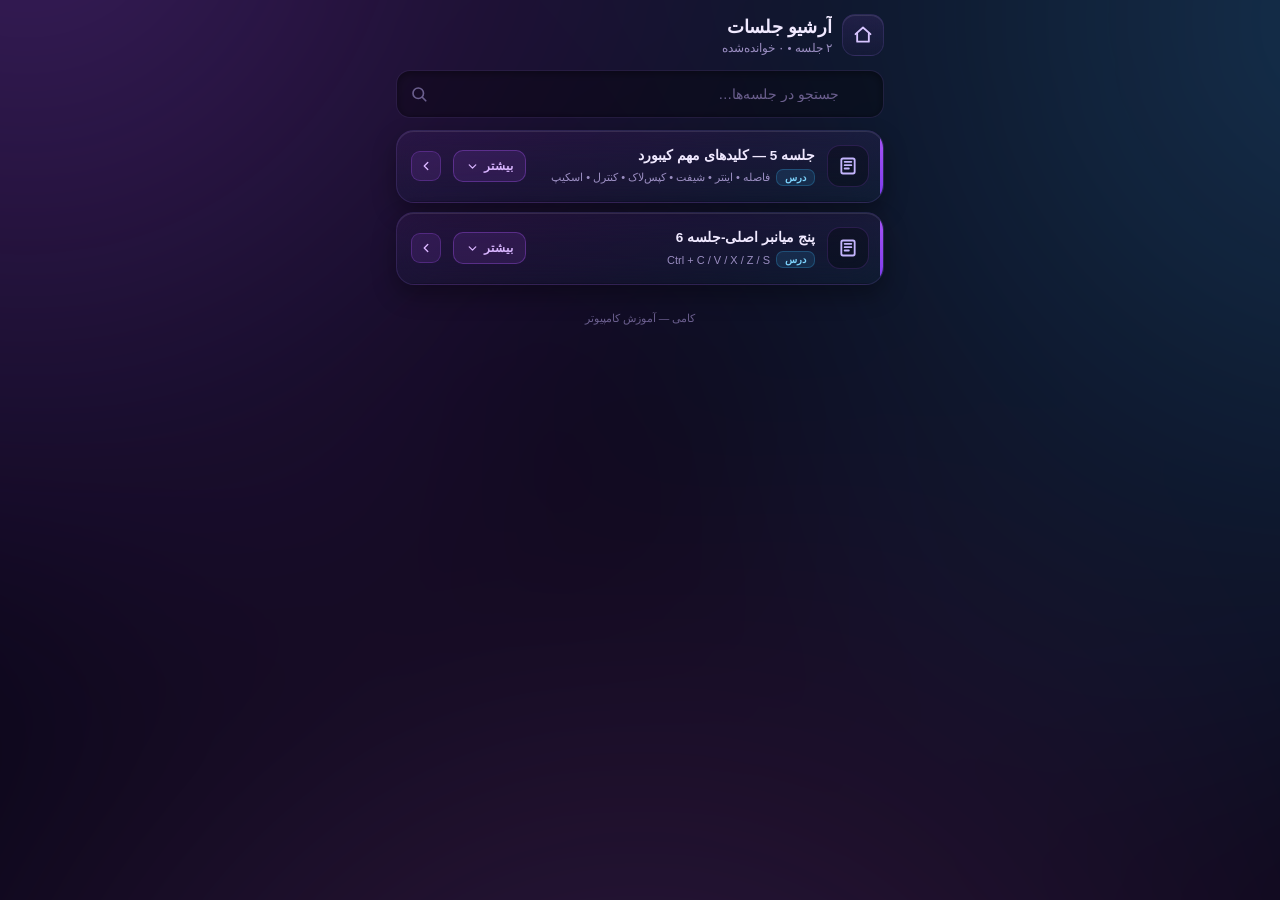
<file: B/index.html>
<!DOCTYPE html>
<html lang="fa" dir="rtl">
<head>
<meta charset="UTF-8">
<meta name="viewport" content="width=device-width, initial-scale=1.0, maximum-scale=1.0, user-scalable=no, viewport-fit=cover">
<meta name="theme-color" content="#0a0618">
<title>آرشیو جلسات — کامی</title>
<style>
:root{
    --bg:#0a0618;
    --stroke:rgba(168,130,255,.14);
    --text:#f0e9ff;
    --muted:#9b8ec2;
    --dim:#6b5f8e;
    --purple:#a855f7;
    --blue:#38bdf8;
    --pink:#e879f9;
    --green:#4ade80;
    --shadow:0 18px 44px rgba(88,28,135,.45);
}

*{
    margin:0; padding:0; box-sizing:border-box;
    -webkit-tap-highlight-color:transparent;
    user-select:none; -webkit-user-select:none;
}

html,body{
    width:100%; min-height:100%;
    overscroll-behavior:none;
}

body{
    font-family:Tahoma,"Segoe UI",Arial,sans-serif;
    direction:rtl;
    color:var(--text);
    background:var(--bg);
    position:relative;
    overflow-x:hidden;
    padding-bottom:32px;
}

body::before{
    content:'';
    position:fixed;
    inset:-25%;
    z-index:0;
    pointer-events:none;
    background:
        radial-gradient(circle at 18% 8%,  rgba(168,85,247,.30), rgba(0,0,0,0) 42%),
        radial-gradient(circle at 88% 18%, rgba(56,189,248,.24), rgba(0,0,0,0) 44%),
        radial-gradient(circle at 50% 108%, rgba(232,121,249,.18), rgba(0,0,0,0) 52%);
    filter:blur(70px);
    animation:aurora 22s ease-in-out infinite alternate;
}
@keyframes aurora{
    0%{ transform:translate3d(0,0,0) scale(1); }
    100%{ transform:translate3d(-3%,3%,0) scale(1.08); }
}

.wrap{
    position:relative;
    z-index:1;
    max-width:520px;
    margin:0 auto;
    padding:14px 16px 40px;
}

/* هدر */
.top{
    display:flex;
    align-items:center;
    gap:10px;
    margin-bottom:14px;
}

.home-btn{
    width:42px; height:42px;
    border-radius:13px;
    border:1px solid var(--stroke);
    background:linear-gradient(180deg, rgba(168,85,247,.12), rgba(168,85,247,.04));
    backdrop-filter:blur(16px);
    -webkit-backdrop-filter:blur(16px);
    box-shadow:inset 0 1px 0 rgba(255,255,255,.10);
    color:#d8c5ff;
    cursor:pointer;
    display:grid; place-items:center;
    flex:0 0 auto;
    transition:transform .14s ease, background .2s;
}
.home-btn:active{ transform:scale(.94); background:rgba(168,85,247,.22); }
.home-btn svg{ width:20px; height:20px; }

.title-block{ flex:1; min-width:0; }
.title-block h1{
    font-size:18px;
    font-weight:bold;
    letter-spacing:.2px;
    margin-bottom:3px;
    white-space:nowrap;
    overflow:hidden;
    text-overflow:ellipsis;
}
.title-block .sub{
    font-size:11.5px;
    color:var(--muted);
}

/* جستجو */
.search{
    position:relative;
    margin-bottom:12px;
}
.search input{
    width:100%;
    height:48px;
    border-radius:14px;
    border:1px solid var(--stroke);
    background:rgba(0,0,0,.30);
    color:var(--text);
    font-family:inherit;
    font-size:14px;
    padding:0 44px 0 14px;
    outline:none;
    transition:border-color .2s, background .2s;
    box-shadow:inset 0 2px 8px rgba(0,0,0,.4);
}
.search input:focus{
    border-color:rgba(168,85,247,.6);
    background:rgba(0,0,0,.4);
}
.search input::placeholder{ color:var(--dim); }
.search svg{
    position:absolute;
    left:14px; top:50%;
    transform:translateY(-50%);
    width:18px; height:18px;
    stroke:var(--dim);
    fill:none;
    stroke-width:2.2;
    stroke-linecap:round;
    stroke-linejoin:round;
    pointer-events:none;
}

/* لیست */
.list{
    display:flex;
    flex-direction:column;
    gap:9px;
}

.entry{
    position:relative;
    border-radius:18px;
    border:1px solid var(--stroke);
    background:linear-gradient(180deg, rgba(168,85,247,.08), rgba(56,189,248,.03));
    backdrop-filter:blur(18px);
    -webkit-backdrop-filter:blur(18px);
    box-shadow:0 10px 24px rgba(0,0,0,.32), inset 0 1px 0 rgba(255,255,255,.10);
    overflow:hidden;
    transition:border-color .2s, background .2s;
}
.entry::before{
    content:'';
    position:absolute;
    right:0; top:0; bottom:0;
    width:3px;
    background:linear-gradient(180deg,#a855f7,#7c3aed);
}
.entry.read{ opacity:.72; }
.entry.read::after{
    content:'✓';
    position:absolute;
    top:12px; left:12px;
    width:20px; height:20px;
    display:grid; place-items:center;
    border-radius:50%;
    background:rgba(74,222,128,.18);
    border:1px solid rgba(74,222,128,.45);
    color:var(--green);
    font-size:11px;
    font-weight:bold;
    z-index:2;
}

.entry-row{
    display:flex;
    align-items:center;
    gap:12px;
    padding:14px;
}

.entry-icon{
    flex:0 0 auto;
    width:42px; height:42px;
    border-radius:13px;
    display:grid; place-items:center;
    background:rgba(0,0,0,.28);
    border:1px solid rgba(168,85,247,.18);
    color:#c4b5fd;
}
.entry-icon svg{
    width:20px; height:20px;
    stroke:currentColor;
    fill:none;
    stroke-width:2.2;
    stroke-linecap:round;
    stroke-linejoin:round;
}

.entry-body{ flex:1; min-width:0; }
.entry-title{
    font-size:13.5px;
    font-weight:bold;
    line-height:1.5;
    margin-bottom:3px;
    overflow:hidden;
    text-overflow:ellipsis;
    white-space:nowrap;
}
.entry-meta{
    font-size:11px;
    color:var(--muted);
    display:flex;
    align-items:center;
    gap:6px;
    flex-wrap:wrap;
}
.entry-meta .pill{
    padding:2px 8px;
    border-radius:7px;
    background:rgba(56,189,248,.12);
    border:1px solid rgba(56,189,248,.25);
    color:#7dd3fc;
    font-size:9.5px;
    font-weight:bold;
}

/* دکمه‌ی بیشتر */
.more-btn{
    flex:0 0 auto;
    min-height:32px;
    padding:0 12px;
    border-radius:10px;
    border:1px solid rgba(168,85,247,.35);
    background:rgba(168,85,247,.12);
    color:#d8b4fe;
    font-family:inherit;
    font-size:11.5px;
    font-weight:bold;
    cursor:pointer;
    display:flex;
    align-items:center;
    gap:5px;
    transition:transform .14s ease, background .2s;
}
.more-btn:active{ transform:scale(.95); background:rgba(168,85,247,.26); }
.more-btn svg{
    width:13px; height:13px;
    stroke:currentColor;
    fill:none;
    stroke-width:2.4;
    stroke-linecap:round;
    stroke-linejoin:round;
    transition:transform .2s;
}
.more-btn.open svg{ transform:rotate(180deg); }

.entry-go{
    flex:0 0 auto;
    width:30px; height:30px;
    border-radius:9px;
    display:grid; place-items:center;
    background:rgba(168,85,247,.12);
    border:1px solid rgba(168,85,247,.28);
    color:#d8b4fe;
    text-decoration:none;
    cursor:pointer;
    transition:transform .14s ease, background .2s;
}
.entry-go:active{ transform:scale(.92); background:rgba(168,85,247,.26); }
.entry-go svg{
    width:14px; height:14px;
    stroke:currentColor;
    fill:none;
    stroke-width:2.4;
    stroke-linecap:round;
    stroke-linejoin:round;
}

/* بخش «بیشتر» */
.entry-more{
    max-height:0;
    overflow:hidden;
    transition:max-height .35s cubic-bezier(.2,.9,.3,1);
    background:rgba(0,0,0,.18);
    border-top:1px solid transparent;
}
.entry.open .entry-more{
    max-height:400px;
    border-top-color:rgba(168,85,247,.16);
}
.entry-more-inner{
    padding:12px 14px 14px;
    font-size:12px;
    color:var(--muted);
    line-height:1.95;
}
.entry-more-inner b{ color:#f0abfc; font-weight:bold; }
.entry-more-inner .tags{
    display:flex;
    flex-wrap:wrap;
    gap:5px;
    margin-top:9px;
}
.entry-more-inner .tags span{
    font-size:10px;
    padding:3px 9px;
    border-radius:7px;
    background:rgba(168,85,247,.12);
    border:1px solid rgba(168,85,247,.26);
    color:#d8b4fe;
}

/* خالی */
.empty{
    text-align:center;
    color:var(--muted);
    font-size:13.5px;
    padding:50px 22px;
    line-height:2.1;
}
.empty .big{ font-size:42px; display:block; margin-bottom:10px; opacity:.5; }

/* فوتر */
.foot{
    text-align:center;
    font-size:10.5px;
    color:var(--dim);
    margin-top:24px;
    line-height:1.9;
}
</style>
</head>
<body>

<div class="wrap">

    <div class="top">
        <button class="home-btn" id="homeBtn" title="خانه">
            <svg viewBox="0 0 24 24" fill="none" stroke="currentColor" stroke-width="2.2" stroke-linecap="round" stroke-linejoin="round">
                <path d="M3 11l9-8 9 8"/>
                <path d="M5 10v10h14V10"/>
            </svg>
        </button>
        <div class="title-block">
            <h1>آرشیو جلسات</h1>
            <div class="sub" id="subLine">—</div>
        </div>
    </div>

    <div class="search">
        <input id="q" type="text" placeholder="جستجو در جلسه‌ها…" autocomplete="off" spellcheck="false">
        <svg viewBox="0 0 24 24">
            <circle cx="11" cy="11" r="7"/>
            <path d="M21 21l-4.3-4.3"/>
        </svg>
    </div>

    <div class="list" id="list"></div>

    <div class="foot">کامی — آموزش کامپیوتر</div>

</div>

<script>
/* ============================================================
   داده‌های آرشیو — فقط همین بخش را برای هر جلسه‌ی جدید ویرایش کن
   ============================================================ */

var ARCHIVE = [
    {
        id:    1,
        title: 'جلسه 5 — کلیدهای مهم کیبورد',
        file:  '../1-5.html',
        note:  'فاصله • اینتر • شیفت • کپس‌لاک • کنترل • اسکیپ',
        desc:  'در این جلسه با مهم‌ترین کلیدهای کیبورد آشنا می‌شوی: <b>فاصله</b> برای فاصله‌گذاری، <b>اینتر</b> برای رفتن به خط بعد، <b>شیفت</b> برای حروف بزرگ، <b>کپس‌لاک</b> برای قفل کردن حروف بزرگ، <b>کنترل</b> برای میان‌برها و <b>اسکیپ</b> برای لغو کار.',
        tags:  ['کیبورد', 'مقدماتی', 'کلیدهای اصلی']
    }
    /* نمونه‌ی اضافه کردن جلسه‌ی بعدی:*/
    ,
    {
        id:    2,
        title: 'پنج میانبر اصلی-جلسه 6',
        file:  '../1-6.html',
        note:  'Ctrl + C / V / X / Z / S',
        desc:  'در این بخش با میان‌برهای ضروری کیبورد آشنا می‌شوی: <b>Ctrl + C</b> برای کپی کردن، <b>Ctrl + V</b> برای چسباندن، <b>Ctrl + X</b> برای بریدن (جابه‌جایی)، <b>Ctrl + Z</b> برای برگرداندن آخرین عمل و <b>Ctrl + S</b> برای ذخیره کردن فایل.',
        tags:  ['کیبورد', 'مقدماتی', 'کلیدهای اصلی']
    }
    
];

/* ============================================================
   وضعیت خوانده‌شده (localStorage)
   ============================================================ */

var READ_KEY = 'kami_archive_read_v1';

function loadRead(){
    try{
        var raw = localStorage.getItem(READ_KEY);
        if(!raw) return {};
        var o = JSON.parse(raw);
        return (o && typeof o === 'object') ? o : {};
    }catch(e){ return {}; }
}

function saveRead(obj){
    try{ localStorage.setItem(READ_KEY, JSON.stringify(obj)); }catch(e){}
}

var READ = loadRead();

/* ============================================================
   ابزار
   ============================================================ */

var FA = ['۰','۱','۲','۳','۴','۵','۶','۷','۸','۹'];
function fa(n){ return String(n).replace(/[0-9]/g, function(d){ return FA[+d]; }); }

function el(id){ return document.getElementById(id); }

function escapeHtml(s){
    return String(s == null ? '' : s)
        .replace(/&/g,'&amp;')
        .replace(/</g,'&lt;')
        .replace(/>/g,'&gt;')
        .replace(/"/g,'&quot;');
}

function vibrate(p){
    if(navigator.vibrate){ try{ navigator.vibrate(p); }catch(e){} }
}

/* ============================================================
   وضعیت UI
   ============================================================ */

var state = {
    q: ''
};

/* ============================================================
   فیلتر
   ============================================================ */

function filtered(){
    var q = state.q.trim().toLowerCase();
    if(!q) return ARCHIVE.slice();

    return ARCHIVE.filter(function(item){
        var hay = (item.title + ' ' + (item.note || '') + ' ' + (item.desc || '')).toLowerCase();
        return hay.indexOf(q) !== -1;
    });
}

/* ============================================================
   آیکون‌ها
   ============================================================ */

var ICON = {
    lesson: '<svg viewBox="0 0 24 24"><path d="M4 5a2 2 0 012-2h12a2 2 0 012 2v14a2 2 0 01-2 2H6a2 2 0 01-2-2z"/><path d="M8 7h8M8 11h8M8 15h5"/></svg>',
    go:     '<svg viewBox="0 0 24 24"><path d="M15 6l-6 6 6 6"/></svg>',
    chev:   '<svg viewBox="0 0 24 24"><path d="M6 9l6 6 6-6"/></svg>'
};

/* ============================================================
   رندر لیست
   ============================================================ */

function renderList(){
    var items = filtered();

    if(!items.length){
        el('list').innerHTML =
            '<div class="empty">' +
              '<span class="big">🔍</span>' +
              'چیزی پیدا نشد.<br>' +
              'عبارت جستجو را عوض کن.' +
            '</div>';
        return;
    }

    var h = '';
    for(var i = 0; i < items.length; i++){
        var it = items[i];
        var isRead = !!READ[it.id];

        h += '<div class="entry' + (isRead ? ' read' : '') + '" data-id="' + it.id + '">';

        h +=   '<div class="entry-row">';
        h +=     '<div class="entry-icon">' + ICON.lesson + '</div>';
        h +=     '<div class="entry-body">';
        h +=       '<div class="entry-title">' + escapeHtml(it.title) + '</div>';
        h +=       '<div class="entry-meta">';
        h +=         '<span class="pill">درس</span>';
        if(it.note){ h += '<span>' + escapeHtml(it.note) + '</span>'; }
        h +=       '</div>';
        h +=     '</div>';

        /* دکمه‌ی بیشتر */
        h +=     '<button class="more-btn" data-more="' + it.id + '">';
        h +=       'بیشتر ' + ICON.chev;
        h +=     '</button>';

        /* دکمه‌ی رفتن به فایل */
        h +=     '<a class="entry-go" href="' + escapeHtml(it.file) + '" title="باز کردن جلسه">';
        h +=       ICON.go;
        h +=     '</a>';
        h +=   '</div>';

        /* بخش آکاردئونی «بیشتر» */
        h +=   '<div class="entry-more">';
        h +=     '<div class="entry-more-inner">';
        if(it.desc){ h += '<div>' + it.desc + '</div>'; }
        if(it.tags && it.tags.length){
            h += '<div class="tags">';
            for(var t = 0; t < it.tags.length; t++){
                h += '<span>' + escapeHtml(it.tags[t]) + '</span>';
            }
            h += '</div>';
        }
        h +=     '</div>';
        h +=   '</div>';

        h += '</div>';
    }
    el('list').innerHTML = h;

    /* دکمه‌های بیشتر */
    var moreBtns = el('list').querySelectorAll('.more-btn');
    for(var m = 0; m < moreBtns.length; m++){
        moreBtns[m].onclick = function(e){
            e.stopPropagation();
            var id = this.getAttribute('data-more');
            var card = el('list').querySelector('.entry[data-id="' + id + '"]');
            if(!card) return;
            var opened = card.classList.toggle('open');
            this.classList.toggle('open', opened);
            vibrate(10);
        };
    }

    /* کلیک روی لینک باز کردن جلسه → علامت خوانده‌شده */
    var goLinks = el('list').querySelectorAll('.entry-go');
    for(var g = 0; g < goLinks.length; g++){
        goLinks[g].addEventListener('click', function(){
            var card = this.closest('.entry');
            if(!card) return;
            var id = card.getAttribute('data-id');
            if(id){
                READ[id] = 1;
                saveRead(READ);
                card.classList.add('read');
                renderSub();
            }
            vibrate(15);
        });
    }
}

/* ============================================================
   نوار وضعیت
   ============================================================ */

function renderSub(){
    var total = ARCHIVE.length;
    var read  = 0;
    for(var i = 0; i < total; i++){
        if(READ[ARCHIVE[i].id]) read++;
    }
    el('subLine').textContent =
        fa(total) + ' جلسه  •  ' + fa(read) + ' خوانده‌شده';
}

/* ============================================================
   جستجو
   ============================================================ */

var searchTimer = null;
el('q').addEventListener('input', function(){
    var v = this.value;
    if(searchTimer) clearTimeout(searchTimer);
    searchTimer = setTimeout(function(){
        state.q = v;
        renderList();
    }, 120);
});

/* ============================================================
   دکمه‌ی خانه — به اپ اصلی برمی‌گردد
   ============================================================ */

el('homeBtn').onclick = function(){
    vibrate(15);

    if(window.parent && window.parent !== window){
        try{
            window.parent.postMessage({ kami: 'home' }, '*');
            return;
        }catch(e){}
    }

    try{
        window.location.href = '../index.html';
    }catch(e){
        history.back();
    }
};

/* ============================================================
   شروع
   ============================================================ */

renderList();
renderSub();
</script>

</body>
</html>
</file>
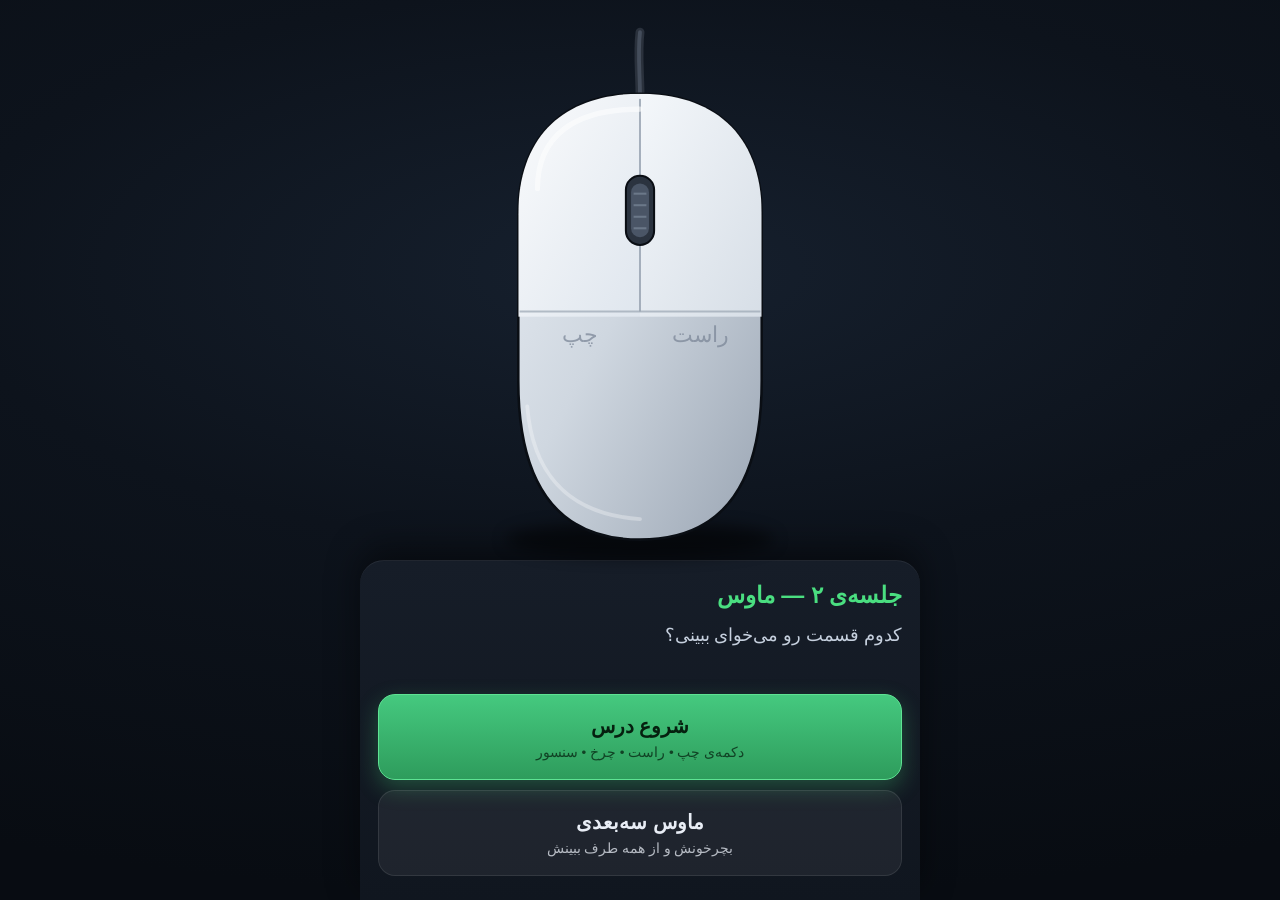
<file: 1-1.html>
<!DOCTYPE html>
<html lang="fa" dir="rtl">
<head>
<meta charset="UTF-8">
<meta name="viewport" content="width=device-width, initial-scale=1.0, maximum-scale=1.0, user-scalable=no, viewport-fit=cover">
<meta name="theme-color" content="#080c12">
<title>اجزای ماوس — سطح ۱ / جلسه ۲</title>
<style>
/* ============================================================
   سطح ۱ — جلسه ۲ : اجزای ماوس
   دکمه‌ی چپ • دکمه‌ی راست • چرخ وسط • سنسور

   تک‌فایل • آفلاین • بدون تصویر بیرونی
   برای عوض کردن درس‌ها → بخش «محتوای درس‌ها» در پایین فایل
   ============================================================ */

*{
    margin:0;
    padding:0;
    box-sizing:border-box;
    -webkit-tap-highlight-color:transparent;
    user-select:none;
    -webkit-user-select:none;
}

html,body{
    width:100%;
    height:100%;
    overflow:hidden;
    overscroll-behavior:none;
}

body{
    font-family:Tahoma,"Segoe UI",Arial,sans-serif;
    color:#e8edf5;
    direction:rtl;
    background:radial-gradient(ellipse 120% 70% at 50% 30%, #16202e 0%, #0d131c 45%, #080c12 100%);
}

#app{
    height:100dvh;
    height:100vh;
    display:flex;
    flex-direction:column;
    max-width:560px;
    margin:0 auto;
    position:relative;
}

/* =========================
   نوار بالا
   ========================= */

#top{
    flex:0 0 auto;
    padding:14px 16px 4px;
    display:flex;
    align-items:center;
    gap:12px;
}

#counter{
    flex:0 0 auto;
    font-size:13px;
    color:#7d8ba0;
    letter-spacing:.5px;
    min-width:52px;
    text-align:center;
    padding:7px 8px;
    border-radius:10px;
    background:rgba(255,255,255,.04);
    border:1px solid rgba(255,255,255,.06);
}

#dots{
    flex:1;
    display:flex;
    gap:5px;
}

#dots i{
    flex:1;
    height:5px;
    border-radius:3px;
    background:#1e2733;
    transition:background .35s ease, box-shadow .35s ease;
}

#dots i.done{ background:#35845c; }
#dots i.now{
    background:#4ade80;
    box-shadow:0 0 9px rgba(74,222,128,.8);
}

#replay,
#home{
    flex:0 0 auto;
    width:44px;
    height:44px;
    border-radius:13px;
    border:1px solid rgba(255,255,255,.08);
    background:rgba(255,255,255,.045);
    color:#8b97a8;
    cursor:pointer;
    display:grid;
    place-items:center;
    padding:0;
    transition:transform .12s ease, background .2s;
}

#replay:active,
#home:active{
    transform:scale(.92);
    background:rgba(255,255,255,.1);
}

/* =========================
   صحنه
   ========================= */

#stage{
    flex:1 1 auto;
    display:flex;
    align-items:center;
    justify-content:center;
    padding:4px 8px 0;
    min-height:170px;
    position:relative;
    perspective:900px;
}

#scene{
    width:100%;
    height:100%;
    touch-action:manipulation;
    overflow:visible;
    transition:transform .5s cubic-bezier(.2,.8,.3,1);
    transform:rotateX(var(--rx,0deg)) rotateY(var(--ry,0deg));
}

#scene g.part{ transition:opacity .4s ease; }

#scene.focusing g.part{ opacity:.2; }

#scene.focusing g.part.spot{
    opacity:1;
    filter:drop-shadow(0 0 12px rgba(74,222,128,.95));
}

#scene g.part.hit{
    filter:drop-shadow(0 0 16px rgba(74,222,128,1));
}

#scene g.part.hint{
    animation:hintPulse 1.1s ease-in-out infinite;
}

@keyframes hintPulse{
    0%,100%{ opacity:.32; }
    50%{ opacity:1; }
}

/* حلقه‌ی نشانگر دور قطعه */
#spotRing{
    opacity:0;
    transition:opacity .35s ease;
}

#spotRing.show{
    opacity:1;
    animation:ringPulse 1.5s ease-in-out infinite;
}

@keyframes ringPulse{
    0%,100%{ stroke-width:2.5; opacity:.55; }
    50%{ stroke-width:5; opacity:1; }
}

/* دو نمای ماوس: رو و زیر */
#viewTop,
#viewBottom{
    transition:opacity .5s ease;
}

#viewBottom{
    opacity:0;
    pointer-events:none;
}

#scene.flip #viewTop{
    opacity:0;
    pointer-events:none;
}

#scene.flip #viewBottom{
    opacity:1;
    pointer-events:auto;
}

/* دست راهنما */
#hintHand{
    opacity:0;
    transition:opacity .3s ease;
    pointer-events:none;
}

#hintHand.show{ opacity:1; }

#hintHand.show #hintBounce{
    animation:bounceY .95s ease-in-out infinite;
}

@keyframes bounceY{
    0%,100%{ transform:translateY(0); }
    50%{ transform:translateY(-7px); }
}

/* لرزش */
#scene.shake{ animation:shakeIt .42s ease; }

@keyframes shakeIt{
    0%,100%{ transform:translateX(0); }
    18%{ transform:translateX(-8px); }
    38%{ transform:translateX(8px); }
    58%{ transform:translateX(-5px); }
    78%{ transform:translateX(5px); }
}

/* =========================
   پنل پایین
   ========================= */

#panel{
    flex:0 0 auto;
    background:linear-gradient(180deg,#161d28,#10161f);
    border-top:1px solid rgba(255,255,255,.07);
    border-radius:24px 24px 0 0;
    padding:20px 18px 22px;
    padding-bottom:calc(24px + env(safe-area-inset-bottom));
    box-shadow:0 -12px 34px rgba(0,0,0,.45);
    /* سقف ارتفاع: نگذارد پنل، صحنه‌ی ماوس را له کند */
    max-height:48vh;
    overflow-y:auto;
    -webkit-overflow-scrolling:touch;
}

#panelInner{ animation:slideUp .34s ease; }

@keyframes slideUp{
    from{ opacity:0; transform:translateY(12px); }
    to{ opacity:1; transform:translateY(0); }
}

#title{
    font-size:23px;
    font-weight:bold;
    color:#4ade80;
    margin-bottom:9px;
    line-height:1.3;
}

#text{
    font-size:17.5px;
    line-height:1.8;
    color:#c6d0de;
    min-height:56px;
}

#actions{
    display:flex;
    gap:10px;
    margin-top:18px;
    flex-wrap:wrap;
}

.btn{
    flex:1;
    min-width:118px;
    min-height:64px;
    border-radius:17px;
    background:rgba(255,255,255,.06);
    color:#e8edf5;
    font-family:inherit;
    font-size:18px;
    font-weight:bold;
    cursor:pointer;
    border:1px solid rgba(255,255,255,.09);
    display:flex;
    align-items:center;
    justify-content:center;
    transition:transform .12s ease, background .2s ease;
    padding:8px;
}

.btn:active{
    transform:scale(.955);
    background:rgba(255,255,255,.11);
}

.btn.main{
    background:linear-gradient(180deg,#45c97f,#2e9c5c);
    border-color:#5ee393;
    color:#05200f;
    box-shadow:0 8px 22px rgba(74,222,128,.28);
}

.btn.chip{
    flex:0 0 auto;
    min-width:0;
    min-height:46px;
    font-size:14.5px;
    padding:0 13px;
    border-radius:13px;
}

.btn.big{
    flex:1 0 100%;
    min-height:86px;
    font-size:20px;
    flex-direction:column;
    gap:5px;
    line-height:1.3;
    padding:12px;
}

.btn.big small{
    display:block;
    font-size:13.5px;
    font-weight:normal;
    opacity:.75;
}

#actions{
    align-content:flex-start;
}

#startBig{
    width:196px;
    height:196px;
    border-radius:50%;
    border:3px solid #4ade80;
    background:radial-gradient(circle at 50% 38%,#204434,#0d1a14 70%);
    color:#4ade80;
    font-family:inherit;
    font-size:27px;
    font-weight:bold;
    cursor:pointer;
    animation:breathe 2.4s ease-in-out infinite;
    transition:transform .12s ease;
}

@keyframes breathe{
    0%,100%{ box-shadow:0 0 32px rgba(74,222,128,.28), inset 0 0 22px rgba(74,222,128,.12); }
    50%{ box-shadow:0 0 62px rgba(74,222,128,.6), inset 0 0 32px rgba(74,222,128,.22); }
}

#startBig:active{ transform:scale(.95); }

/* =========================
   تأیید
   ========================= */

#burst{
    position:fixed;
    inset:0;
    display:none;
    place-items:center;
    pointer-events:none;
    z-index:50;
}

#burst.go{ display:grid; }

#burst .ring{
    width:132px;
    height:132px;
    border-radius:50%;
    border:5px solid #4ade80;
    animation:ringOut .8s cubic-bezier(.2,.7,.3,1) forwards;
}

@keyframes ringOut{
    from{ transform:scale(.32); opacity:.95; }
    to{ transform:scale(3.1); opacity:0; }
}

#burst .ok{
    position:absolute;
    width:86px;
    height:86px;
    filter:drop-shadow(0 0 20px rgba(74,222,128,.95));
    animation:popOk .85s ease-out forwards;
}

#burst .ok path{
    fill:none;
    stroke:#4ade80;
    stroke-width:6;
    stroke-linecap:round;
    stroke-linejoin:round;
    stroke-dasharray:72;
    stroke-dashoffset:72;
    animation:drawCheck .5s ease forwards .05s;
}

@keyframes drawCheck{
    to{ stroke-dashoffset:0; }
}

@keyframes popOk{
    0%{ transform:scale(.3); opacity:0; }
    42%{ transform:scale(1.22); opacity:1; }
    100%{ transform:scale(1); opacity:0; }
}

.star{
    position:fixed;
    width:28px;
    height:28px;
    pointer-events:none;
    z-index:60;
    animation:starFly 1.5s ease-out forwards;
}

@keyframes starFly{
    0%{ transform:translate(0,0) scale(.4); opacity:1; }
    100%{ transform:translate(var(--dx),var(--dy)) scale(1.25); opacity:0; }
}

/* =========================
   بازی آزاد: ماوس سه‌بعدی
   ========================= */

#mouse3d{
    --m3scale:.58;
    --m3rx:58deg;
    --m3ry:-22deg;
    position:absolute;
    inset:0;
    display:none;
    perspective:1200px;
    perspective-origin:50% 45%;
    overflow:hidden;
    touch-action:none;
}

#mouse3d.show{ display:block; }

.m3-shadow{
    position:absolute;
    width:340px;
    height:150px;
    left:50%;
    top:66%;
    transform:translate(-50%,-50%) rotateX(78deg) translateZ(-70px);
    border-radius:50%;
    background:radial-gradient(ellipse,rgba(0,0,0,.45),rgba(0,0,0,0) 70%);
    pointer-events:none;
}

.m3-model{
    position:absolute;
    left:50%;
    top:50%;
    width:330px;
    height:540px;
    transform-style:preserve-3d;
    transform:
        translate(-50%,-50%)
        scale(var(--m3scale))
        rotateX(var(--m3rx))
        rotateY(var(--m3ry));
    transition:transform .07s linear;
    cursor:grab;
}

.m3-body{
    position:absolute;
    left:0;
    top:0;
    width:330px;
    height:540px;
    border-radius:165px 165px 125px 125px;
    background:linear-gradient(110deg,#fafafa 0%,#e9e9e9 42%,#cfcfcf 100%);
    border:1px solid #a9a9a9;
    box-shadow:
        inset 12px 0 22px rgba(255,255,255,.7),
        inset -12px 0 22px rgba(0,0,0,.12),
        0 20px 30px rgba(0,0,0,.22);
    transform-style:preserve-3d;
}

.m3-side{
    position:absolute;
    left:7px;
    top:15px;
    width:316px;
    height:515px;
    border-radius:158px 158px 118px 118px;
    border:2px solid rgba(80,80,80,.22);
    background:linear-gradient(90deg,#bdbdbd,#e1e1e1 28%,#c5c5c5 70%,#a9a9a9);
    transform:translateZ(-18px);
    box-shadow:0 13px 15px rgba(0,0,0,.18);
}

.m3-shell{
    position:absolute;
    left:5px;
    top:5px;
    width:320px;
    height:430px;
    border-radius:160px 160px 95px 95px;
    background:linear-gradient(105deg,#ffffff,#ededed 48%,#d4d4d4);
    border:1px solid rgba(100,100,100,.45);
    transform:translateZ(9px);
    box-shadow:
        inset 7px 5px 15px rgba(255,255,255,.8),
        inset -7px -4px 15px rgba(0,0,0,.08);
}

.m3-btn{
    position:absolute;
    top:15px;
    width:158px;
    height:275px;
    background:linear-gradient(110deg,#ffffff,#eeeeee 60%,#d6d6d6);
    border:1px solid #aaa;
    box-shadow:
        inset 3px 3px 8px rgba(255,255,255,.85),
        inset -4px -5px 10px rgba(0,0,0,.09);
    cursor:pointer;
    transform-style:preserve-3d;
    transform:translateZ(23px);
    transition:transform .07s ease, box-shadow .07s ease;
}

.m3-left{ left:3px; border-radius:150px 15px 8px 45px; }
.m3-right{ right:3px; border-radius:15px 150px 45px 8px; }

.m3-btn.pressed{
    transform:translateZ(12px) translateY(6px);
    box-shadow:inset 3px 4px 9px rgba(0,0,0,.18);
}

.m3-channel{
    position:absolute;
    top:35px;
    left:50%;
    width:43px;
    height:190px;
    transform:translateX(-50%) translateZ(28px);
    border-radius:24px;
    background:linear-gradient(90deg,#bdbdbd,#eeeeee 25%,#d2d2d2 75%,#aaa);
    border:1px solid #999;
    box-shadow:inset 0 3px 7px rgba(255,255,255,.7), inset 0 -4px 8px rgba(0,0,0,.12);
}

.m3-wheel{
    position:absolute;
    left:50%;
    top:67px;
    width:20px;
    height:72px;
    transform:translateX(-50%) translateZ(37px);
    border-radius:12px;
    background:repeating-linear-gradient(to bottom,#555 0px,#555 4px,#777 5px,#777 8px);
    border:2px solid #444;
    box-shadow:0 2px 4px rgba(0,0,0,.35), inset 2px 0 3px rgba(255,255,255,.25);
    cursor:ns-resize;
}

.m3-wheel-hl{
    position:absolute;
    width:4px;
    height:50px;
    left:3px;
    top:7px;
    border-radius:4px;
    background:rgba(255,255,255,.35);
}

.m3-seam{
    position:absolute;
    left:50%;
    top:21px;
    width:2px;
    height:255px;
    transform:translateX(-50%) translateZ(18px);
    background:linear-gradient(to bottom,rgba(80,80,80,.15),rgba(60,60,60,.5),rgba(80,80,80,.08));
    pointer-events:none;
}

.m3-outline{
    position:absolute;
    left:12px;
    top:12px;
    width:306px;
    height:490px;
    border-radius:153px 153px 113px 113px;
    border:1px solid rgba(255,255,255,.55);
    transform:translateZ(15px);
    pointer-events:none;
}

.m3-bottom{
    position:absolute;
    left:12px;
    top:35px;
    width:306px;
    height:485px;
    border-radius:153px 153px 108px 108px;
    background:linear-gradient(115deg,#303030,#191919 50%,#292929);
    border:2px solid #111;
    transform:translateZ(-22px);
    box-shadow:inset 0 0 15px rgba(0,0,0,.7);
}

.m3-sensor{
    position:absolute;
    left:50%;
    bottom:65px;
    width:55px;
    height:35px;
    transform:translateX(-50%) translateZ(-27px);
    border-radius:10px;
    background:#111;
    border:2px solid #555;
    box-shadow:inset 0 2px 5px rgba(255,255,255,.08);
}

.m3-led{
    position:absolute;
    left:50%;
    bottom:78px;
    width:26px;
    height:26px;
    transform:translateX(-50%) translateZ(-28px);
    border-radius:50%;
    background:radial-gradient(circle,#ff3333 0%,#cc0000 45%,#440000 85%,#0a0000 100%);
    box-shadow:0 0 14px 4px rgba(255,40,40,.85), 0 0 30px 10px rgba(255,0,0,.45), inset 0 0 6px rgba(255,255,255,.8);
    animation:m3Led 1.8s ease-in-out infinite;
    pointer-events:none;
}

@keyframes m3Led{
    0%,100%{
        box-shadow:0 0 14px 4px rgba(255,40,40,.85), 0 0 30px 10px rgba(255,0,0,.45), inset 0 0 6px rgba(255,255,255,.8);
    }
    50%{
        box-shadow:0 0 20px 7px rgba(255,60,60,1), 0 0 42px 15px rgba(255,0,0,.65), inset 0 0 10px rgba(255,255,255,1);
    }
}

.m3-foot{
    position:absolute;
    width:70px;
    height:28px;
    border-radius:20px;
    background:#111;
    transform:translateZ(-29px);
}

.m3-f1{ left:45px; bottom:35px; }
.m3-f2{ right:45px; bottom:35px; }
.m3-f3{ left:50%; bottom:22px; transform:translateX(-50%) translateZ(-29px); }

@media (max-height:700px){
    #title{ font-size:20px; }
    #text{ font-size:15.5px; min-height:46px; line-height:1.7; }
    .btn{ min-height:56px; font-size:16.5px; }
    .btn.chip{ min-height:46px; font-size:14.5px; }
    #startBig{ width:156px; height:156px; font-size:22px; }
    #panel{ padding:16px 16px 18px; }
    #mouse3d{ --m3scale:.46; }
}
</style>
</head>
<body>

<div id="app">

    <div id="top">
        <div id="counter">۰ / ۰</div>
        <div id="dots"></div>
        <button id="home" title="منو" aria-label="منو">
            <svg viewBox="0 0 24 24" width="22" height="22" fill="none" stroke="currentColor"
                 stroke-width="2.2" stroke-linecap="round" stroke-linejoin="round">
                <path d="M3 10.6 12 3.2l9 7.4"/>
                <path d="M6 9.6V20.5h12V9.6"/>
            </svg>
        </button>
        <button id="replay" title="دوباره" aria-label="دوباره">
            <svg viewBox="0 0 24 24" width="22" height="22" fill="none" stroke="currentColor"
                 stroke-width="2.2" stroke-linecap="round" stroke-linejoin="round">
                <path d="M20 12a8 8 0 1 1-2.7-6"/>
                <path d="M20.5 3.5V9H15"/>
            </svg>
        </button>
    </div>

    <div id="stage">
        <svg id="scene" viewBox="0 0 300 420" preserveAspectRatio="xMidYMid meet">
            <defs>
                <linearGradient id="gBody" x1="0" y1="0" x2="1" y2="1">
                    <stop offset="0" stop-color="#e9eef4"/>
                    <stop offset=".45" stop-color="#cfd7e0"/>
                    <stop offset="1" stop-color="#9aa5b3"/>
                </linearGradient>
                <linearGradient id="gBtnL" x1="0" y1="0" x2="1" y2="1">
                    <stop offset="0" stop-color="#ffffff"/>
                    <stop offset="1" stop-color="#dfe6ee"/>
                </linearGradient>
                <linearGradient id="gBtnR" x1="0" y1="0" x2="1" y2="1">
                    <stop offset="0" stop-color="#f6f9fc"/>
                    <stop offset="1" stop-color="#d3dbe4"/>
                </linearGradient>
                <linearGradient id="gUnder" x1="0" y1="0" x2="1" y2="1">
                    <stop offset="0" stop-color="#333b47"/>
                    <stop offset="1" stop-color="#1a1f27"/>
                </linearGradient>
                <radialGradient id="gSensor" cx=".5" cy=".5" r=".5">
                    <stop offset="0" stop-color="#1a2029"/>
                    <stop offset="1" stop-color="#0a0d12"/>
                </radialGradient>
                <radialGradient id="gLed">
                    <stop offset="0" stop-color="#ff6b6b"/>
                    <stop offset=".45" stop-color="#e01f1f"/>
                    <stop offset="1" stop-color="#5a0505"/>
                </radialGradient>
                <filter id="fSoft" x="-60%" y="-60%" width="220%" height="220%">
                    <feGaussianBlur stdDeviation="6"/>
                </filter>
                <filter id="fLed" x="-120%" y="-120%" width="340%" height="340%">
                    <feGaussianBlur stdDeviation="7"/>
                </filter>
                <clipPath id="clipBody">
                    <path d="M55 150 C55 85 95 56 150 56 C205 56 245 85 245 150 L245 280 C245 360 215 404 150 404 C85 404 55 360 55 280 Z"/>
                </clipPath>
                <path id="bodyPath" d="M55 150 C55 85 95 56 150 56 C205 56 245 85 245 150 L245 280 C245 360 215 404 150 404 C85 404 55 360 55 280 Z"/>
            </defs>

            <!-- سایه زیر ماوس -->
            <ellipse cx="150" cy="404" rx="105" ry="14" fill="#000" opacity=".5" filter="url(#fSoft)"/>

            <!-- ============================================
                 نمای رو
                 ============================================ -->
            <g id="viewTop">
                <!-- کابل -->
                <path d="M150 58 C150 40 148 24 150 8" fill="none" stroke="#2a313c" stroke-width="7" stroke-linecap="round"/>
                <path d="M150 58 C150 40 148 24 150 8" fill="none" stroke="#444d5b" stroke-width="3" stroke-linecap="round"/>

                <!-- بدنه -->
                <path d="M55 150 C55 85 95 56 150 56 C205 56 245 85 245 150 L245 280 C245 360 215 404 150 404 C85 404 55 360 55 280 Z"
                      fill="url(#gBody)" stroke="#0a0e14" stroke-width="2"/>

                <!-- دکمه چپ و راست -->
                <g clip-path="url(#clipBody)">
                    <rect data-part="left"  x="30"  y="30" width="120" height="200" fill="url(#gBtnL)"/>
                    <rect data-part="right" x="150" y="30" width="120" height="200" fill="url(#gBtnR)"/>
                </g>

                <!-- خط جداکننده دکمه‌ها -->
                <line x1="150" y1="60" x2="150" y2="226" stroke="#9aa5b3" stroke-width="1.6" opacity=".85"/>
                <path d="M56 226 L244 226" stroke="#9aa5b3" stroke-width="1.6" opacity=".7" fill="none"/>

                <!-- انعکاس روی بدنه -->
                <path d="M70 130 C70 88 100 68 150 68" fill="none" stroke="#ffffff" stroke-width="4" opacity=".55" stroke-linecap="round"/>
                <path d="M62 300 C66 350 92 384 150 388" fill="none" stroke="#ffffff" stroke-width="3" opacity=".3" stroke-linecap="round"/>

                <!-- چرخ وسط -->
                <g data-part="wheel">
                    <rect x="139" y="120" width="22" height="54" rx="11" fill="#2b333f" stroke="#0a0e14" stroke-width="1.6"/>
                    <rect x="143" y="126" width="14" height="42" rx="7" fill="#4a5566"/>
                    <line x1="145" y1="134" x2="155" y2="134" stroke="#6b7889" stroke-width="1.6"/>
                    <line x1="145" y1="143" x2="155" y2="143" stroke="#6b7889" stroke-width="1.6"/>
                    <line x1="145" y1="152" x2="155" y2="152" stroke="#6b7889" stroke-width="1.6"/>
                    <line x1="145" y1="161" x2="155" y2="161" stroke="#6b7889" stroke-width="1.6"/>
                    <rect x="128" y="108" width="48" height="78" rx="18" fill="transparent" pointer-events="all"/>
                </g>

                <!-- برچسب چپ/راست برای خوانایی -->
                <text x="103" y="250" text-anchor="middle" font-size="17" font-family="Tahoma" fill="#7c8798" opacity=".75">چپ</text>
                <text x="197" y="250" text-anchor="middle" font-size="17" font-family="Tahoma" fill="#7c8798" opacity=".75">راست</text>
            </g>

            <!-- ============================================
                 نمای زیر
                 ============================================ -->
            <g id="viewBottom">
                <use href="#bodyPath" fill="url(#gUnder)" stroke="#0a0e14" stroke-width="2"/>

                <!-- پایه‌ها -->
                <rect x="72" y="352" width="46" height="15" rx="7" fill="#0e1219"/>
                <rect x="182" y="352" width="46" height="15" rx="7" fill="#0e1219"/>
                <rect x="128" y="386" width="44" height="14" rx="7" fill="#0e1219"/>

                <!-- سنسور -->
                <g data-part="sensor">
                    <circle cx="150" cy="265" r="46" fill="#10151c" stroke="#2b333f" stroke-width="2"/>
                    <circle cx="150" cy="265" r="30" fill="url(#gSensor)" stroke="#2b333f" stroke-width="1.5"/>
                    <circle cx="150" cy="265" r="22" fill="#ff2d2d" opacity=".55" filter="url(#fLed)"/>
                    <circle cx="150" cy="265" r="13" fill="url(#gLed)"/>
                    <circle cx="145" cy="260" r="4" fill="#ffd0d0" opacity=".85"/>
                    <circle cx="150" cy="265" r="70" fill="transparent" pointer-events="all"/>
                </g>

                <text x="150" y="180" text-anchor="middle" font-size="15" font-family="Tahoma" fill="#7c8798" opacity=".7">زیر ماوس</text>
            </g>

            <!-- حلقه‌ی نشانگر -->
            <ellipse id="spotRing" cx="0" cy="0" rx="0" ry="0"
                     fill="none" stroke="#4ade80" stroke-width="3" stroke-dasharray="10 8"
                     stroke-linecap="round"/>

            <!-- دست راهنما -->
            <g id="hintHand">
                <g id="hintBounce">
                    <circle cx="0" cy="-16" r="13" fill="none" stroke="#4ade80" stroke-width="2.6" opacity=".5"/>
                    <circle cx="0" cy="-16" r="4" fill="#4ade80" opacity=".85"/>
                    <path d="M0 -3 L0 15" stroke="#4ade80" stroke-width="3.4" stroke-linecap="round"/>
                    <path d="M-8.5 6.5 L0 17 L8.5 6.5" fill="none" stroke="#4ade80"
                          stroke-width="3.4" stroke-linecap="round" stroke-linejoin="round"/>
                </g>
            </g>

        </svg>

        <!-- ============================================================
             بازی آزاد — ماوس سه‌بعدی (مرحله‌ی آخر)
             ============================================================ -->
        <div id="mouse3d">
            <div class="m3-shadow"></div>
            <div class="m3-model">
                <div class="m3-bottom">
                    <div class="m3-sensor"></div>
                    <div class="m3-led"></div>
                    <div class="m3-foot m3-f1"></div>
                    <div class="m3-foot m3-f2"></div>
                    <div class="m3-foot m3-f3"></div>
                </div>
                <div class="m3-body">
                    <div class="m3-side"></div>
                    <div class="m3-shell"></div>
                    <div class="m3-btn m3-left"></div>
                    <div class="m3-btn m3-right"></div>
                    <div class="m3-channel"></div>
                    <div class="m3-wheel"><div class="m3-wheel-hl"></div></div>
                    <div class="m3-seam"></div>
                    <div class="m3-outline"></div>
                </div>
            </div>
        </div>
    </div>

    <div id="panel">
        <div id="panelInner">
            <div id="title"></div>
            <div id="text"></div>
            <div id="actions"></div>
        </div>
    </div>

</div>

<div id="burst"></div>

<script>
/* ============================================================
   ۱) محتوای درس‌ها
   ============================================================ */

var PARTS = {
    left:   ['دکمه‌ی چپ',   'بیشتر کارا با این انجام می‌شه. با انگشت اشاره بزنش.'],
    right:  ['دکمه‌ی راست', 'با این یه منو باز می‌شه. با انگشت وسط بزنش.'],
    wheel:  ['چرخ وسط',     'باهاش صفحه رو می‌بری بالا و پایین.'],
    sensor: ['سنسور',       'زیر ماوسه. با این می‌فهمه کجا می‌ری.']
};

/* محل حلقه‌ی نشانگر: [cx, cy, rx, ry] */
var RING_POS = {
    left:   [103, 145, 54, 106],
    right:  [197, 145, 54, 106],
    wheel:  [150, 147, 34, 50],
    sensor: [150, 265, 66, 66]
};

/* محل دست راهنما */
var HINT_POS = {
    left:   [103, 118],
    right:  [197, 118],
    wheel:  [150, 100],
    sensor: [150, 202]
};

/* ترتیب درس‌ها */
var LESSON = [
    { t:'intro' },

    { t:'teach', part:'left'  },
    { t:'teach', part:'right' },
    { t:'teach', part:'wheel' },

    { t:'find',  part:'left',  ask:'دکمه‌ی چپ رو پیدا کن'  },
    { t:'find',  part:'right', ask:'دکمه‌ی راست رو پیدا کن' },
    { t:'find',  part:'wheel', ask:'چرخ وسط رو پیدا کن'    },

    { t:'name',  part:'left'  },
    { t:'name',  part:'right' },
    { t:'name',  part:'wheel' },

    { t:'teach', part:'sensor', flip:true },
    { t:'find',  part:'sensor', flip:true, ask:'سنسور رو پیدا کن' },

    { t:'chain', parts:['left','wheel','right'] }
];

/* ============================================================
   ۲) موتور برنامه
   ============================================================ */

var scene    = document.getElementById('scene');
var m3El     = document.getElementById('mouse3d');
var dotsEl   = document.getElementById('dots');
var countEl  = document.getElementById('counter');
var homeEl   = document.getElementById('home');
var replayEl = document.getElementById('replay');
var titleEl = document.getElementById('title');
var textEl  = document.getElementById('text');
var actEl   = document.getElementById('actions');
var burstEl = document.getElementById('burst');
var panelIn = document.getElementById('panelInner');
var handEl  = document.getElementById('hintHand');
var ringEl  = document.getElementById('spotRing');

var i = 0;
var chainIdx = 0;
var wrongCount = 0;
var lock = false;

var FA = ['۰','۱','۲','۳','۴','۵','۶','۷','۸','۹'];

function fa(n){
    return String(n).replace(/[0-9]/g, function(d){ return FA[+d]; });
}

function vibrate(p){
    if(navigator.vibrate){ try{ navigator.vibrate(p); }catch(e){} }
}

function partEl(name){
    return scene.querySelector('[data-part="' + name + '"]');
}

function findPart(node){
    while(node && node !== scene){
        if(node.getAttribute && node.getAttribute('data-part')){
            return node;
        }
        node = node.parentNode;
    }
    return null;
}

function clearMarks(){
    var all = scene.querySelectorAll('.part');
    for(var k=0;k<all.length;k++){
        all[k].classList.remove('spot','hit','hint');
    }
    scene.classList.remove('focusing','shake');
    handEl.classList.remove('show');
    ringEl.classList.remove('show');
}

function showRing(part){
    var r = RING_POS[part];
    if(!r) return;
    ringEl.setAttribute('cx', r[0]);
    ringEl.setAttribute('cy', r[1]);
    ringEl.setAttribute('rx', r[2]);
    ringEl.setAttribute('ry', r[3]);
    ringEl.classList.add('show');
}

function showHand(part){
    var p = HINT_POS[part];
    if(!p) return;
    handEl.setAttribute('transform','translate(' + p[0] + ',' + p[1] + ')');
    handEl.classList.add('show');
}

function showBurst(){
    burstEl.innerHTML =
        '<div class="ring"></div>' +
        '<svg class="ok" viewBox="0 0 64 64">' +
        '<path d="M13 33 L26 46 L51 18"/></svg>';
    burstEl.classList.add('go');
    setTimeout(function(){
        burstEl.classList.remove('go');
        burstEl.innerHTML = '';
    }, 850);
}

function stars(){
    for(var k=0;k<16;k++){
        (function(){
            var s = document.createElement('div');
            s.className = 'star';
            s.innerHTML = '<svg viewBox="0 0 24 24" width="28" height="28">' +
                          '<path d="M12 2.2l2.95 6.05 6.65.95-4.8 4.7 1.15 6.65L12 17.4l-5.95 3.15L7.2 13.9 2.4 9.2l6.65-.95z" ' +
                          'fill="#ffd257"/></svg>';
            s.style.left = (20 + Math.random()*60) + '%';
            s.style.top  = (28 + Math.random()*25) + '%';
            s.style.setProperty('--dx', (Math.random()*300 - 150) + 'px');
            s.style.setProperty('--dy', (Math.random()*-320 - 60) + 'px');
            document.body.appendChild(s);
            setTimeout(function(){ s.remove(); }, 1600);
        })();
    }
}

function setButtons(list){
    actEl.innerHTML = '';
    for(var k=0;k<list.length;k++){
        (function(item){
            var b = document.createElement('button');
            b.className = 'btn' + (item.cls ? ' ' + item.cls : '');
            if(item.html){ b.innerHTML = item.html; }
            else { b.textContent = item.label; }
            b.onclick = item.onClick;
            actEl.appendChild(b);
        })(list[k]);
    }
}

function replayAnim(){
    panelIn.style.animation = 'none';
    void panelIn.offsetWidth;
    panelIn.style.animation = '';
}

/* ============================================================
   حالت‌های برنامه: منو / درس / ماوس سه‌بعدی
   ============================================================ */

var mode = 'menu';

function setTop(progress, home, replay){
    countEl.style.display  = progress ? '' : 'none';
    dotsEl.style.display   = progress ? '' : 'none';
    homeEl.style.display   = home ? '' : 'none';
    replayEl.style.display = replay ? '' : 'none';
}

function showMenu(){
    mode = 'menu';
    render();
}

function startLesson(){
    mode = 'lesson';
    i = 0;
    render();
}

function showMouse3D(){
    mode = 'mouse3d';
    render();
}

/* ---------------- صفحه‌ی منو ---------------- */

function renderMenu(){
    scene.style.display = '';
    m3El.classList.remove('show');
    clearMarks();
    replayAnim();
    setTop(false, false, false);
    titleEl.textContent = 'جلسه‌ی ۲ — ماوس';
    textEl.textContent  = 'کدوم قسمت رو می‌خوای ببینی؟';
    setButtons([
        {
            html: 'شروع درس<small>دکمه‌ی چپ • راست • چرخ • سنسور</small>',
            cls: 'big main',
            onClick: startLesson
        },
        {
            html: 'ماوس سه‌بعدی<small>بچرخونش و از همه طرف ببینش</small>',
            cls: 'big',
            onClick: showMouse3D
        }
    ]);
}

/* ---------------- بازی آزاد سه‌بعدی ---------------- */

function renderMouse3D(){
    scene.style.display = 'none';
    m3El.classList.add('show');
    clearMarks();
    replayAnim();
    setTop(false, true, false);
    titleEl.textContent = 'ماوس سه‌بعدی';
    textEl.textContent  = 'با انگشت بچرخونش. دکمه‌هاش رو هم بزن.';
    setButtons([{ label:'برگشت به منو', cls:'main', onClick: showMenu }]);
}

/* ---------------- نمایش مرحله ---------------- */

function render(){
    if(mode === 'menu'){ renderMenu(); return; }
    if(mode === 'mouse3d'){ renderMouse3D(); return; }

    var s = LESSON[i];
    lock = false;
    wrongCount = 0;
    chainIdx = 0;
    clearMarks();
    replayAnim();

    scene.style.display = '';
    m3El.classList.remove('show');
    setTop(true, true, true);

    if(s.flip){ scene.classList.add('flip'); }
    else { scene.classList.remove('flip'); }

    var html = '';
    for(var k=0;k<LESSON.length;k++){
        html += '<i class="' + (k < i ? 'done' : (k === i ? 'now' : '')) + '"></i>';
    }
    dotsEl.innerHTML = html;
    countEl.textContent = fa(i + 1) + ' / ' + fa(LESSON.length);

    /* ---------- ورود ---------- */
    if(s.t === 'intro'){
        titleEl.textContent = 'ماوس رو بشناسیم';
        textEl.textContent  = 'ماوس دستِ کامپیوتره. بریم ببینیم از چی ساخته شده.';
        actEl.innerHTML = '';
        var big = document.createElement('button');
        big.id = 'startBig';
        big.textContent = 'شروع';
        big.onclick = next;
        actEl.appendChild(big);
        return;
    }

    /* ---------- معرفی قطعه ---------- */
    if(s.t === 'teach'){
        var p = PARTS[s.part];
        scene.classList.add('focusing');
        partEl(s.part).classList.add('spot');
        showRing(s.part);
        titleEl.textContent = p[0];
        textEl.textContent  = p[1];
        setButtons([{ label:'بعدی', cls:'main', onClick:next }]);
        return;
    }

    /* ---------- پیدا کن ---------- */
    if(s.t === 'find'){
        titleEl.textContent = 'پیدا کن';
        textEl.textContent  = s.ask;
        setButtons([]);
        return;
    }

    /* ---------- این چیه؟ ---------- */
    if(s.t === 'name'){
        scene.classList.add('focusing');
        partEl(s.part).classList.add('spot');
        showRing(s.part);
        titleEl.textContent = 'این چیه؟';
        textEl.textContent  = 'روی جواب درست بزن.';

        var others = [];
        for(var key in PARTS){
            if(key !== s.part){ others.push(key); }
        }
        others.sort(function(){ return Math.random() - 0.5; });

        var choices = [s.part, others[0], others[1]];
        choices.sort(function(){ return Math.random() - 0.5; });

        var list = [];
        for(var c=0;c<choices.length;c++){
            (function(name){
                list.push({
                    label: PARTS[name][0],
                    onClick: function(){
                        if(name === s.part){ correct(partEl(name)); }
                        else { wrongAnswer(); }
                    }
                });
            })(choices[c]);
        }
        setButtons(list);
        return;
    }

    /* ---------- زنجیره‌ی پایانی ---------- */
    if(s.t === 'chain'){
        renderChain();
        return;
    }
}

function renderChain(){
    var s = LESSON[i];
    var want = s.parts[chainIdx];
    clearMarks();
    titleEl.textContent = 'نشونم بده';
    textEl.textContent  = PARTS[want][0] + ' رو پیدا کن   (' +
                          fa(chainIdx + 1) + ' از ' + fa(s.parts.length) + ')';
    setButtons([]);
}

function next(){
    if(i < LESSON.length - 1){
        i++;
        render();
    }
}

/* ---------------- بازخورد ---------------- */

function correct(el){
    if(lock) return;
    lock = true;
    if(el){ el.classList.add('hit'); }
    handEl.classList.remove('show');
    vibrate([35, 40, 35]);
    showBurst();

    setTimeout(function(){
        var s = LESSON[i];

        if(s.t === 'chain'){
            if(chainIdx < s.parts.length - 1){
                chainIdx++;
                lock = false;
                renderChain();
            } else {
                stars();
                titleEl.textContent = 'آفرین!';
                textEl.textContent  = 'همه‌ی قسمتای ماوس رو شناختی.';
                setButtons([{ label:'برگشت به منو', cls:'main', onClick: showMenu }]);
            }
            return;
        }

        if(i < LESSON.length - 1){ i++; render(); }
        else { lock = false; }
    }, 880);
}

function wrongAnswer(){
    if(lock) return;
    wrongCount++;
    vibrate(60);
    scene.classList.add('shake');
    setTimeout(function(){ scene.classList.remove('shake'); }, 440);
    textEl.textContent = 'این یکی نه. یه بار دیگه.';

    var s = LESSON[i];
    var want = s.t === 'chain' ? s.parts[chainIdx] : s.part;

    if(wrongCount >= 2 && want){
        partEl(want).classList.add('hint');
        showHand(want);
        if(s.t !== 'chain'){ showRing(want); }
    }
}

/* ---------------- کلیک روی صحنه ---------------- */

scene.addEventListener('click', function(e){
    /* در منو و بازی سه‌بعدی، لمس صحنه شمرده نمی‌شود */
    if(mode !== 'lesson' || lock || suppressClick) return;
    var g = findPart(e.target);
    if(!g) return;
    var tapped = g.getAttribute('data-part');
    var s = LESSON[i];

    if(s.t === 'find'){
        if(tapped === s.part){ correct(g); } else { wrongAnswer(); }
    }
    else if(s.t === 'chain'){
        if(tapped === s.parts[chainIdx]){ correct(g); } else { wrongAnswer(); }
    }
});

/* ---------------- دکمه‌ها ---------------- */

replayEl.onclick = function(){
    vibrate(20);
    render();
};

homeEl.onclick = function(){
    vibrate(20);
    showMenu();
};

/* ---------------- چرخش ملایم سه‌بعدی با کشیدن ---------------- */

var stageEl = document.getElementById('stage');
var dragX = 0, dragY = 0, dragging = false, moved = false, suppressClick = false;

stageEl.addEventListener('pointerdown', function(e){
    if(m3El.classList.contains('show')) return;
    dragging = true;
    moved = false;
    dragX = e.clientX;
    dragY = e.clientY;
});

stageEl.addEventListener('pointermove', function(e){
    if(!dragging) return;
    var dx = e.clientX - dragX;
    var dy = e.clientY - dragY;
    if(Math.abs(dx) + Math.abs(dy) > 10){ moved = true; }
    if(!moved) return;

    var ry = Math.max(-18, Math.min(18, dx * 0.18));
    var rx = Math.max(-14, Math.min(14, -dy * 0.14));
    scene.style.setProperty('--ry', ry + 'deg');
    scene.style.setProperty('--rx', rx + 'deg');
});

function endDrag(){
    if(!dragging) return;
    dragging = false;
    if(moved){
        scene.style.setProperty('--ry', '0deg');
        scene.style.setProperty('--rx', '0deg');
        /* اگر کشید، کلیک بعدی را نادیده بگیر تا اشتباه شمرده نشود */
        suppressClick = true;
        setTimeout(function(){ suppressClick = false; }, 160);
    }
}

stageEl.addEventListener('pointerup', endDrag);
stageEl.addEventListener('pointercancel', endDrag);
stageEl.addEventListener('pointerleave', endDrag);

/* ---------------- جلوگیری از زوم ---------------- */

document.addEventListener('gesturestart', function(e){ e.preventDefault(); });
document.addEventListener('touchmove', function(e){
    if(e.touches.length > 1){ e.preventDefault(); }
}, { passive:false });
document.addEventListener('dblclick', function(e){ e.preventDefault(); }, { passive:false });

/* ============================================================
   ماوس سه‌بعدی — بازی آزاد مرحله‌ی آخر
   ============================================================ */

var m3    = m3El;
var m3rx  = 58;
var m3ry  = -22;
var m3on  = false;
var m3lx  = 0;
var m3ly  = 0;

m3.addEventListener('pointerdown', function(e){
    if(e.target.closest('.m3-btn') || e.target.closest('.m3-wheel')) return;
    m3on = true;
    m3lx = e.clientX;
    m3ly = e.clientY;
    try{ m3.setPointerCapture(e.pointerId); }catch(err){}
});

m3.addEventListener('pointermove', function(e){
    if(!m3on) return;
    var dx = e.clientX - m3lx;
    var dy = e.clientY - m3ly;
    m3ry += dx * 0.45;
    m3rx -= dy * 0.45;
    m3rx = Math.max(-20, Math.min(90, m3rx));
    m3.style.setProperty('--m3rx', m3rx + 'deg');
    m3.style.setProperty('--m3ry', m3ry + 'deg');
    m3lx = e.clientX;
    m3ly = e.clientY;
});

function m3Stop(){ m3on = false; }

m3.addEventListener('pointerup', m3Stop);
m3.addEventListener('pointercancel', m3Stop);

/* دکمه‌های چپ و راست */
var m3btns = m3.querySelectorAll('.m3-btn');
for(var mb=0; mb<m3btns.length; mb++){
    (function(btn){
        btn.addEventListener('pointerdown', function(e){
            e.stopPropagation();
            btn.classList.add('pressed');
            vibrate(22);
        });
        var release = function(e){
            e.stopPropagation();
            btn.classList.remove('pressed');
        };
        btn.addEventListener('pointerup', release);
        btn.addEventListener('pointercancel', release);
        btn.addEventListener('pointerleave', release);
    })(m3btns[mb]);
}

/* چرخ — روی گوشی با کشیدن می‌چرخد (رویداد wheel روی لمس وجود ندارد) */
var m3wheel = m3.querySelector('.m3-wheel');
var m3wOn   = false;
var m3wY    = 0;
var m3wPos  = 0;

m3wheel.addEventListener('pointerdown', function(e){
    e.stopPropagation();
    m3wOn = true;
    m3wY = e.clientY;
    try{ m3wheel.setPointerCapture(e.pointerId); }catch(err){}
});

m3wheel.addEventListener('pointermove', function(e){
    if(!m3wOn) return;
    m3wPos += (e.clientY - m3wY);
    m3wheel.style.backgroundPositionY = (m3wPos * 0.5) + 'px';
    m3wY = e.clientY;
});

function m3wStop(){ m3wOn = false; }

m3wheel.addEventListener('pointerup', m3wStop);
m3wheel.addEventListener('pointercancel', m3wStop);

/* ---------------- شروع ---------------- */
render();
</script>

</body>
</html>
</file>
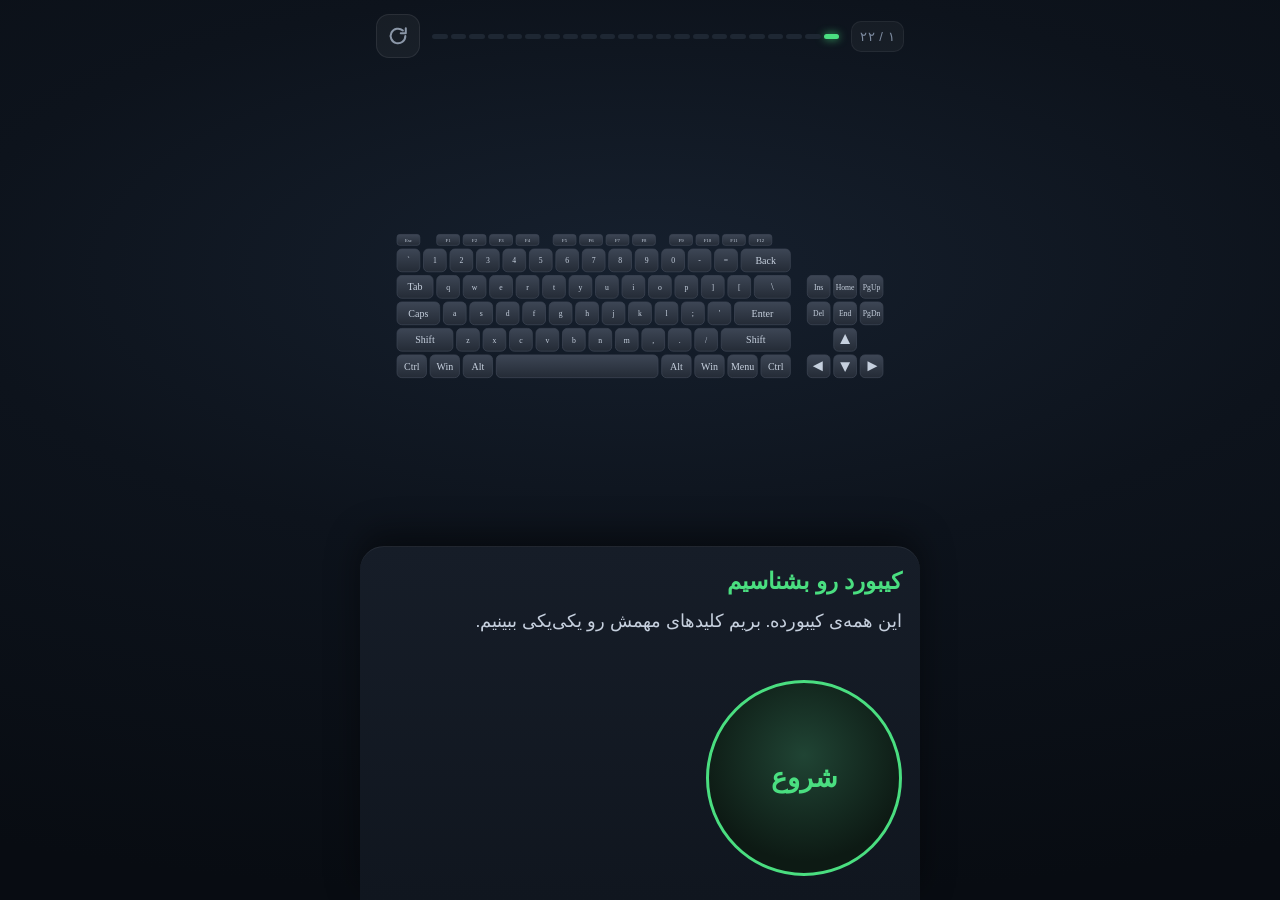
<file: 1-5.html>
<!DOCTYPE html>
<html lang="fa" dir="rtl">
<head>
<meta charset="UTF-8">
<meta name="viewport" content="width=device-width, initial-scale=1.0, maximum-scale=1.0, user-scalable=no, viewport-fit=cover">
<meta name="theme-color" content="#080c12">
<title>کلیدهای مهم کیبورد — سطح ۱ / جلسه ۵ (۱ از ۲)</title>
<style>
/* ============================================================
   سطح ۱ — جلسه ۵ / بخش ۱ : کلیدهای مهم کیبورد
   Esc • Tab • Caps Lock • Shift • Ctrl
   Space • Enter • Backspace • Delete • کلیدهای جهت

   تک‌فایل • آفلاین • بدون تصویر بیرونی
   کیبورد با جاوااسکریپت ساخته می‌شود و دوربین روی هر کلید زوم می‌کند.

   برای عوض کردن درس‌ها → بخش «محتوای درس‌ها» در پایین فایل
   ============================================================ */

*{
    margin:0;
    padding:0;
    box-sizing:border-box;
    -webkit-tap-highlight-color:transparent;
    user-select:none;
    -webkit-user-select:none;
}

html,body{
    width:100%;
    height:100%;
    overflow:hidden;
    overscroll-behavior:none;
}

body{
    font-family:Tahoma,"Segoe UI",Arial,sans-serif;
    color:#e8edf5;
    direction:rtl;
    background:radial-gradient(ellipse 120% 70% at 50% 30%, #16202e 0%, #0d131c 45%, #080c12 100%);
}

#app{
    height:100dvh;
    height:100vh;
    display:flex;
    flex-direction:column;
    max-width:560px;
    margin:0 auto;
    position:relative;
}

/* =========================
   نوار بالا
   ========================= */

#top{
    flex:0 0 auto;
    padding:14px 16px 4px;
    display:flex;
    align-items:center;
    gap:12px;
}

#counter{
    flex:0 0 auto;
    font-size:13px;
    color:#7d8ba0;
    letter-spacing:.5px;
    min-width:52px;
    text-align:center;
    padding:7px 8px;
    border-radius:10px;
    background:rgba(255,255,255,.04);
    border:1px solid rgba(255,255,255,.06);
}

#dots{
    flex:1;
    display:flex;
    gap:3px;
}

#dots i{
    flex:1;
    height:5px;
    border-radius:3px;
    background:#1e2733;
    transition:background .35s ease, box-shadow .35s ease;
}

#dots i.done{ background:#35845c; }
#dots i.now{
    background:#4ade80;
    box-shadow:0 0 9px rgba(74,222,128,.8);
}

#replay{
    flex:0 0 auto;
    width:44px;
    height:44px;
    border-radius:13px;
    border:1px solid rgba(255,255,255,.08);
    background:rgba(255,255,255,.045);
    color:#8b97a8;
    cursor:pointer;
    display:grid;
    place-items:center;
    padding:0;
    transition:transform .12s ease, background .2s;
}

#replay:active{
    transform:scale(.92);
    background:rgba(255,255,255,.1);
}

/* =========================
   صحنه
   ========================= */

#stage{
    flex:1 1 auto;
    display:flex;
    align-items:center;
    justify-content:center;
    padding:4px 8px 0;
    min-height:170px;
    position:relative;
}

#scene{
    width:100%;
    height:100%;
    touch-action:manipulation;
    overflow:visible;
}

/* کیبورد — دوربین با ترنسفورم جابه‌جا می‌شود */
#kb{
    transform-box:view-box;
    transform-origin:0 0;
    transition:transform .55s cubic-bezier(.2,.8,.3,1);
}

#kb g rect.kcap{
    fill:url(#gKey);
    stroke:#3d4655;
    stroke-width:1.4;
}

#kb g text.klab{
    fill:#c6d0de;
}

#kb g.part{ transition:opacity .35s ease; }

#scene.focusing #kb g.part{ opacity:.22; }

#scene.focusing #kb g.part.spot{
    opacity:1;
    filter:drop-shadow(0 0 9px rgba(74,222,128,.95));
}

#kb g.part.hit{
    filter:drop-shadow(0 0 14px rgba(74,222,128,1));
}

#kb g.part.hint{
    animation:hintPulse 1.1s ease-in-out infinite;
}

@keyframes hintPulse{
    0%,100%{ opacity:.3; }
    50%{ opacity:1; }
}

#spotRing{
    opacity:0;
    transition:opacity .3s ease;
}

#spotRing.show{
    opacity:1;
    animation:ringPulse 1.5s ease-in-out infinite;
}

@keyframes ringPulse{
    0%,100%{ stroke-width:2.5; opacity:.55; }
    50%{ stroke-width:5; opacity:1; }
}

#hintHand{
    opacity:0;
    transition:opacity .3s ease;
    pointer-events:none;
}

#hintHand.show{ opacity:1; }

#hintHand.show #hintBounce{
    animation:bounceY .95s ease-in-out infinite;
}

@keyframes bounceY{
    0%,100%{ transform:translateY(0); }
    50%{ transform:translateY(-7px); }
}

#scene.shake{ animation:shakeIt .42s ease; }

@keyframes shakeIt{
    0%,100%{ transform:translateX(0); }
    18%{ transform:translateX(-8px); }
    38%{ transform:translateX(8px); }
    58%{ transform:translateX(-5px); }
    78%{ transform:translateX(5px); }
}

/* =========================
   پنل پایین
   ========================= */

#panel{
    flex:0 0 auto;
    background:linear-gradient(180deg,#161d28,#10161f);
    border-top:1px solid rgba(255,255,255,.07);
    border-radius:24px 24px 0 0;
    padding:20px 18px 22px;
    padding-bottom:calc(24px + env(safe-area-inset-bottom));
    box-shadow:0 -12px 34px rgba(0,0,0,.45);
    max-height:48vh;
    overflow-y:auto;
    -webkit-overflow-scrolling:touch;
}

#panelInner{ animation:slideUp .34s ease; }

@keyframes slideUp{
    from{ opacity:0; transform:translateY(12px); }
    to{ opacity:1; transform:translateY(0); }
}

#title{
    font-size:23px;
    font-weight:bold;
    color:#4ade80;
    margin-bottom:9px;
    line-height:1.3;
}

#text{
    font-size:17.5px;
    line-height:1.8;
    color:#c6d0de;
    min-height:56px;
}

#actions{
    display:flex;
    gap:10px;
    margin-top:18px;
    flex-wrap:wrap;
    align-content:flex-start;
}

.btn{
    flex:1;
    min-width:110px;
    min-height:64px;
    border-radius:17px;
    background:rgba(255,255,255,.06);
    color:#e8edf5;
    font-family:inherit;
    font-size:18px;
    font-weight:bold;
    cursor:pointer;
    border:1px solid rgba(255,255,255,.09);
    display:flex;
    align-items:center;
    justify-content:center;
    transition:transform .12s ease, background .2s ease;
    padding:8px;
}

.btn:active{
    transform:scale(.955);
    background:rgba(255,255,255,.11);
}

.btn.main{
    background:linear-gradient(180deg,#45c97f,#2e9c5c);
    border-color:#5ee393;
    color:#05200f;
    box-shadow:0 8px 22px rgba(74,222,128,.28);
}

#startBig{
    width:196px;
    height:196px;
    border-radius:50%;
    border:3px solid #4ade80;
    background:radial-gradient(circle at 50% 38%,#204434,#0d1a14 70%);
    color:#4ade80;
    font-family:inherit;
    font-size:27px;
    font-weight:bold;
    cursor:pointer;
    animation:breathe 2.4s ease-in-out infinite;
    transition:transform .12s ease;
}

@keyframes breathe{
    0%,100%{ box-shadow:0 0 32px rgba(74,222,128,.28), inset 0 0 22px rgba(74,222,128,.12); }
    50%{ box-shadow:0 0 62px rgba(74,222,128,.6), inset 0 0 32px rgba(74,222,128,.22); }
}

#startBig:active{ transform:scale(.95); }

/* =========================
   تأیید
   ========================= */

#burst{
    position:fixed;
    inset:0;
    display:none;
    place-items:center;
    pointer-events:none;
    z-index:50;
}

#burst.go{ display:grid; }

#burst .ring{
    width:132px;
    height:132px;
    border-radius:50%;
    border:5px solid #4ade80;
    animation:ringOut .8s cubic-bezier(.2,.7,.3,1) forwards;
}

@keyframes ringOut{
    from{ transform:scale(.32); opacity:.95; }
    to{ transform:scale(3.1); opacity:0; }
}

#burst .ok{
    position:absolute;
    width:86px;
    height:86px;
    filter:drop-shadow(0 0 20px rgba(74,222,128,.95));
    animation:popOk .85s ease-out forwards;
}

#burst .ok path{
    fill:none;
    stroke:#4ade80;
    stroke-width:6;
    stroke-linecap:round;
    stroke-linejoin:round;
    stroke-dasharray:72;
    stroke-dashoffset:72;
    animation:drawCheck .5s ease forwards .05s;
}

@keyframes drawCheck{
    to{ stroke-dashoffset:0; }
}

@keyframes popOk{
    0%{ transform:scale(.3); opacity:0; }
    42%{ transform:scale(1.22); opacity:1; }
    100%{ transform:scale(1); opacity:0; }
}

.star{
    position:fixed;
    width:28px;
    height:28px;
    pointer-events:none;
    z-index:60;
    animation:starFly 1.5s ease-out forwards;
}

@keyframes starFly{
    0%{ transform:translate(0,0) scale(.4); opacity:1; }
    100%{ transform:translate(var(--dx),var(--dy)) scale(1.25); opacity:0; }
}

@media (max-height:700px){
    #title{ font-size:20px; }
    #text{ font-size:15.5px; min-height:46px; line-height:1.7; }
    .btn{ min-height:56px; font-size:16.5px; }
    #startBig{ width:156px; height:156px; font-size:22px; }
    #panel{ padding:16px 16px 18px; }
    #dots{ gap:2px; }
}
</style>
</head>
<body>

<div id="app">

    <div id="top">
        <div id="counter">۰ / ۰</div>
        <div id="dots"></div>
        <button id="replay" title="دوباره" aria-label="دوباره">
            <svg viewBox="0 0 24 24" width="22" height="22" fill="none" stroke="currentColor"
                 stroke-width="2.2" stroke-linecap="round" stroke-linejoin="round">
                <path d="M20 12a8 8 0 1 1-2.7-6"/>
                <path d="M20.5 3.5V9H15"/>
            </svg>
        </button>
    </div>

    <div id="stage">
        <svg id="scene" viewBox="0 0 400 300" preserveAspectRatio="xMidYMid meet">
            <defs>
                <linearGradient id="gKey" x1="0" y1="0" x2="0" y2="1">
                    <stop offset="0" stop-color="#3d4655"/>
                    <stop offset="1" stop-color="#242b36"/>
                </linearGradient>
            </defs>

            <!-- کیبورد با جاوااسکریپت ساخته می‌شود -->
            <g id="kb"></g>

            <!-- حلقه‌ی نشانگر (بیرون از کیبورد، تا با زوم بزرگ نشود) -->
            <ellipse id="spotRing" cx="0" cy="0" rx="0" ry="0"
                     fill="none" stroke="#4ade80" stroke-width="3" stroke-dasharray="10 8"
                     stroke-linecap="round"/>

            <!-- نشانگر هدف -->
            <g id="hintHand">
                <g id="hintBounce">
                    <circle cx="0" cy="-16" r="13" fill="none" stroke="#4ade80" stroke-width="2.6" opacity=".5"/>
                    <circle cx="0" cy="-16" r="4" fill="#4ade80" opacity=".85"/>
                    <path d="M0 -3 L0 15" stroke="#4ade80" stroke-width="3.4" stroke-linecap="round"/>
                    <path d="M-8.5 6.5 L0 17 L8.5 6.5" fill="none" stroke="#4ade80"
                          stroke-width="3.4" stroke-linecap="round" stroke-linejoin="round"/>
                </g>
            </g>
        </svg>
    </div>

    <div id="panel">
        <div id="panelInner">
            <div id="title"></div>
            <div id="text"></div>
            <div id="actions"></div>
        </div>
    </div>

</div>

<div id="burst"></div>

<script>
/* ============================================================
   ۱) محتوای درس‌ها
   ============================================================ */

var PARTS = {
    space:     ['فاصله (Space)',  'بزرگ‌ترین کلید کیبورده. بین کلمه‌ها فاصله می‌ندازه.'],
    enter:     ['اینتر (Enter)',  'کارت رو تأیید می‌کنه. توی نوشتن، می‌ره خط بعد.'],
    backspace: ['پاک کردن (Back)','حرف‌های قبلی رو پاک می‌کنه.'],
    shift:     ['شیفت (Shift)',   'با این حرف بزرگ می‌نویسی. یا علامت بالای کلید رو می‌گیری.'],
    caps:      ['کپس‌لاک (Caps)', 'همه‌ی حرفا رو بزرگ می‌کنه. اگر روشن بمونه، گیج می‌شی.'],
    tab:       ['تب (Tab)',       'می‌پره خونه‌ی بعدی. توی فرم‌ها به کار میاد.'],
    ctrl:      ['کنترل (Ctrl)',   'تنها کاری نمی‌کنه — باید با یه کلید دیگه بزنی.'],
    esc:       ['اسکیپ (Esc)',    'یعنی بی‌خیال شو. پنجره یا منو رو می‌بنده.'],
    del:       ['دیلیت (Delete)', 'حرف جلویی رو پاک می‌کنه. برعکس بک‌اسپیس.'],
    arrows:    ['کلیدهای جهت',    'با این چهار تا، نشانگر رو می‌بری بالا و پایین و چپ و راست.']
};

/* هر کلید در کدام ناحیه دیده می‌شود */
var KEY_ZONE = {
    space:'mid', enter:'mid', backspace:'mid',
    shift:'left', caps:'left', tab:'left', ctrl:'left', esc:'left',
    del:'nav', arrows:'nav'
};

/* ترتیب درس‌ها */
var LESSON = [
    { t:'intro' },

    { t:'teach', part:'space'     },
    { t:'teach', part:'enter'     },
    { t:'teach', part:'backspace' },
    { t:'teach', part:'shift'     },
    { t:'teach', part:'caps'      },
    { t:'teach', part:'tab'       },
    { t:'teach', part:'ctrl'      },
    { t:'teach', part:'esc'       },
    { t:'teach', part:'del'       },
    { t:'teach', part:'arrows'    },

    { t:'find',  part:'space',     ask:'کلید فاصله رو پیدا کن'      },
    { t:'find',  part:'enter',     ask:'کلید اینتر رو پیدا کن'      },
    { t:'find',  part:'backspace', ask:'کلید پاک کردن رو پیدا کن'   },
    { t:'find',  part:'shift',     ask:'کلید شیفت رو پیدا کن'       },
    { t:'find',  part:'caps',      ask:'کلید کپس‌لاک رو پیدا کن'    },
    { t:'find',  part:'tab',       ask:'کلید تب رو پیدا کن'         },
    { t:'find',  part:'ctrl',      ask:'کلید کنترل رو پیدا کن'      },
    { t:'find',  part:'esc',       ask:'کلید اسکیپ رو پیدا کن'      },
    { t:'find',  part:'del',       ask:'کلید دیلیت رو پیدا کن'      },
    { t:'find',  part:'arrows',    ask:'کلیدهای جهت رو پیدا کن'     },

    { t:'chain', parts:['space','enter','backspace','shift','ctrl','tab'] }
];

/* ============================================================
   ۲) ساخت کیبورد
   ============================================================ */

var U  = 50;   /* یک واحد کیبورد */
var KX = 7;    /* فاصله‌ی بین کلیدها */

/* [برچسب، عرض، شناسه‌ی قطعه، متنی که نشان داده می‌شود] */
var ROWS = [
    { y:0, h:0.55, keys:[
        ['Esc',1,'esc'], ['',0.5],
        ['F1',1], ['F2',1], ['F3',1], ['F4',1], ['',0.4],
        ['F5',1], ['F6',1], ['F7',1], ['F8',1], ['',0.4],
        ['F9',1], ['F10',1], ['F11',1], ['F12',1]
    ]},
    { y:0.55, h:1, keys:[
        ['`',1], ['1',1], ['2',1], ['3',1], ['4',1], ['5',1], ['6',1],
        ['7',1], ['8',1], ['9',1], ['0',1], ['-',1], ['=',1],
        ['Back',2,'backspace']
    ]},
    { y:1.55, h:1, keys:[
        ['Tab',1.5,'tab'],
        ['q',1], ['w',1], ['e',1], ['r',1], ['t',1], ['y',1], ['u',1],
        ['i',1], ['o',1], ['p',1], ['[',1], [']',1], ['\\',1.5]
    ]},
    { y:2.55, h:1, keys:[
        ['Caps',1.75,'caps'],
        ['a',1], ['s',1], ['d',1], ['f',1], ['g',1], ['h',1], ['j',1],
        ['k',1], ['l',1], [';',1], ["'",1],
        ['Enter',2.25,'enter']
    ]},
    { y:3.55, h:1, keys:[
        ['Shift',2.25,'shift'],
        ['z',1], ['x',1], ['c',1], ['v',1], ['b',1], ['n',1], ['m',1],
        [',',1], ['.',1], ['/',1],
        ['Shift',2.75,'shift']
    ]},
    { y:4.55, h:1, keys:[
        ['Ctrl',1.25,'ctrl'], ['Win',1.25], ['Alt',1.25,'alt'],
        ['Space',6.25,'space',''],
        ['Alt',1.25,'alt'], ['Win',1.25], ['Menu',1.25], ['Ctrl',1.25,'ctrl']
    ]}
];

var NAV = [
    { x:15.5, y:1.55, label:'Ins'  },
    { x:16.5, y:1.55, label:'Home' },
    { x:17.5, y:1.55, label:'PgUp' },
    { x:15.5, y:2.55, label:'Del', part:'del' },
    { x:16.5, y:2.55, label:'End'  },
    { x:17.5, y:2.55, label:'PgDn' },
    { x:16.5, y:3.55, label:'up',    part:'arrows' },
    { x:15.5, y:4.55, label:'left',  part:'arrows' },
    { x:16.5, y:4.55, label:'down',  part:'arrows' },
    { x:17.5, y:4.55, label:'right', part:'arrows' }
];

var uid = 0;

function htmlEsc(s){
    return String(s).replace(/&/g,'&amp;').replace(/</g,'&lt;').replace(/>/g,'&gt;');
}

function arrowPath(dir, cx, cy){
    var r = 11;
    var d = '';
    if(dir === 'up'){
        d = 'M' + cx + ',' + (cy-r) + ' L' + (cx+r*0.85) + ',' + (cy+r*0.7) + ' L' + (cx-r*0.85) + ',' + (cy+r*0.7) + ' Z';
    } else if(dir === 'down'){
        d = 'M' + cx + ',' + (cy+r) + ' L' + (cx+r*0.85) + ',' + (cy-r*0.7) + ' L' + (cx-r*0.85) + ',' + (cy-r*0.7) + ' Z';
    } else if(dir === 'left'){
        d = 'M' + (cx-r) + ',' + cy + ' L' + (cx+r*0.7) + ',' + (cy-r*0.85) + ' L' + (cx+r*0.7) + ',' + (cy+r*0.85) + ' Z';
    } else {
        d = 'M' + (cx+r) + ',' + cy + ' L' + (cx-r*0.7) + ',' + (cy-r*0.85) + ' L' + (cx-r*0.7) + ',' + (cy+r*0.85) + ' Z';
    }
    return '<path d="' + d + '" fill="#c6d0de"/>';
}

function keySvg(x, y, w, h, disp, part, name){
    var px = x * U + KX / 2;
    var py = y * U + KX / 2;
    var pw = w * U - KX;
    var ph = h * U - KX;
    var cx = px + pw / 2;
    var cy = py + ph / 2;
    var isArrow = (name === 'up' || name === 'down' || name === 'left' || name === 'right');
    var pid = part ? part : ('k' + (uid++));
    var s = '';

    s += '<g data-part="' + pid + '" class="part">';
    s += '<rect class="kcap" x="' + px.toFixed(1) + '" y="' + py.toFixed(1) +
         '" width="' + pw.toFixed(1) + '" height="' + ph.toFixed(1) +
         '" rx="' + Math.min(9, ph / 4).toFixed(1) + '"/>';

    if(disp){
        if(isArrow){
            s += arrowPath(name, cx, cy);
        } else {
            var fs = Math.min(20, pw * 0.34, ph * 0.44);
            if(String(disp).length > 4){ fs = Math.min(fs, pw / String(disp).length * 1.5); }
            s += '<text class="klab" x="' + cx.toFixed(1) + '" y="' + (cy + fs * 0.36).toFixed(1) +
                 '" text-anchor="middle" font-size="' + fs.toFixed(1) +
                 '" font-family="Tahoma">' + htmlEsc(disp) + '</text>';
        }
    }

    /* ناحیه‌ی لمس، کمی بزرگ‌تر از خود کلید */
    s += '<rect x="' + (px - 5).toFixed(1) + '" y="' + (py - 5).toFixed(1) +
         '" width="' + (pw + 10).toFixed(1) + '" height="' + (ph + 10).toFixed(1) +
         '" rx="11" fill="transparent" pointer-events="all"/>';
    s += '</g>';
    return s;
}

function buildKeyboard(){
    var out = '';
    var r, k, x, row, key, label, w, part, disp;

    for(r=0; r<ROWS.length; r++){
        row = ROWS[r];
        x = 0;
        for(k=0; k<row.keys.length; k++){
            key = row.keys[k];
            label = key[0];
            w     = key[1];
            part  = key[2];
            disp  = (key.length > 3) ? key[3] : label;
            if(label !== ''){
                out += keySvg(x, row.y, w, row.h, disp, part, label);
            }
            x += w;
        }
    }

    for(k=0; k<NAV.length; k++){
        var n = NAV[k];
        out += keySvg(n.x, n.y, 1, 1, n.label, n.part, n.label);
    }

    document.getElementById('kb').innerHTML = out;
}

/* ============================================================
   ۳) موتور برنامه
   ============================================================ */

var scene    = document.getElementById('scene');
var kb       = document.getElementById('kb');
var dotsEl   = document.getElementById('dots');
var countEl  = document.getElementById('counter');
var replayEl = document.getElementById('replay');
var titleEl  = document.getElementById('title');
var textEl   = document.getElementById('text');
var actEl    = document.getElementById('actions');
var burstEl  = document.getElementById('burst');
var panelIn  = document.getElementById('panelInner');
var handEl   = document.getElementById('hintHand');
var ringEl   = document.getElementById('spotRing');

var i = 0;
var chainIdx = 0;
var wrongCount = 0;
var lock = false;

var camTX = 0, camTY = 0, camS = 1;

var FA = ['۰','۱','۲','۳','۴','۵','۶','۷','۸','۹'];

function fa(n){
    return String(n).replace(/[0-9]/g, function(d){ return FA[+d]; });
}

function vibrate(p){
    if(navigator.vibrate){ try{ navigator.vibrate(p); }catch(e){} }
}

function findPart(node){
    while(node && node !== scene){
        if(node.getAttribute && node.getAttribute('data-part')){
            return node;
        }
        node = node.parentNode;
    }
    return null;
}

function partEls(name){
    return kb.querySelectorAll('[data-part="' + name + '"]');
}

function partEl(name){
    var els = partEls(name);
    return els.length ? els[0] : null;
}

function markSpot(name){
    var els = partEls(name);
    for(var j=0;j<els.length;j++){ els[j].classList.add('spot'); }
}

/* ---------------- دوربین ---------------- */

var ZONES = {
    full: [0,    0,   18.5, 5.55],
    left: [0,    0,   7.2,  5.55],
    mid:  [3.0,  0.5, 12.2, 5.05],
    nav:  [15.1, 1.4, 3.4,  4.15]
};

function setCamera(zoneName){
    var z = ZONES[zoneName] || ZONES.full;
    var zx = z[0] * U;
    var zy = z[1] * U;
    var zw = z[2] * U;
    var zh = z[3] * U;

    camS = Math.min(400 / zw, 300 / zh) * 0.90;
    camTX = 200 - camS * (zx + zw / 2);
    camTY = 150 - camS * (zy + zh / 2);

    kb.style.transform = 'translate(' + camTX.toFixed(1) + 'px,' + camTY.toFixed(1) + 'px) scale(' + camS.toFixed(4) + ')';
}

function clearMarks(){
    var all = kb.querySelectorAll('.part');
    for(var k=0;k<all.length;k++){
        all[k].classList.remove('spot','hit','hint');
    }
    scene.classList.remove('focusing','shake');
    handEl.classList.remove('show');
    ringEl.classList.remove('show');
}

function showRing(part){
    var el = partEl(part);
    if(!el || !el.getBBox) return;
    var b;
    try{ b = el.getBBox(); }catch(e){ return; }
    ringEl.setAttribute('cx', camTX + camS * (b.x + b.width / 2));
    ringEl.setAttribute('cy', camTY + camS * (b.y + b.height / 2));
    ringEl.setAttribute('rx', camS * (b.width / 2) + 9);
    ringEl.setAttribute('ry', camS * (b.height / 2) + 9);
    ringEl.classList.add('show');
}

function showHand(part){
    var el = partEl(part);
    if(!el || !el.getBBox) return;
    var b;
    try{ b = el.getBBox(); }catch(e){ return; }
    var cx = camTX + camS * (b.x + b.width / 2);
    var ty = camTY + camS * b.y;
    handEl.setAttribute('transform','translate(' + cx.toFixed(1) + ',' + (ty - 8).toFixed(1) + ')');
    handEl.classList.add('show');
}

/* ---------------- بازخورد ---------------- */

function showBurst(){
    burstEl.innerHTML =
        '<div class="ring"></div>' +
        '<svg class="ok" viewBox="0 0 64 64">' +
        '<path d="M13 33 L26 46 L51 18"/></svg>';
    burstEl.classList.add('go');
    setTimeout(function(){
        burstEl.classList.remove('go');
        burstEl.innerHTML = '';
    }, 850);
}

function stars(){
    for(var k=0;k<16;k++){
        (function(){
            var s = document.createElement('div');
            s.className = 'star';
            s.innerHTML = '<svg viewBox="0 0 24 24" width="28" height="28">' +
                          '<path d="M12 2.2l2.95 6.05 6.65.95-4.8 4.7 1.15 6.65L12 17.4l-5.95 3.15L7.2 13.9 2.4 9.2l6.65-.95z" ' +
                          'fill="#ffd257"/></svg>';
            s.style.left = (20 + Math.random()*60) + '%';
            s.style.top  = (28 + Math.random()*25) + '%';
            s.style.setProperty('--dx', (Math.random()*300 - 150) + 'px');
            s.style.setProperty('--dy', (Math.random()*-320 - 60) + 'px');
            document.body.appendChild(s);
            setTimeout(function(){ s.remove(); }, 1600);
        })();
    }
}

function setButtons(list){
    actEl.innerHTML = '';
    for(var k=0;k<list.length;k++){
        (function(item){
            var b = document.createElement('button');
            b.className = 'btn' + (item.cls ? ' ' + item.cls : '');
            b.textContent = item.label;
            b.onclick = item.onClick;
            actEl.appendChild(b);
        })(list[k]);
    }
}

function replayAnim(){
    panelIn.style.animation = 'none';
    void panelIn.offsetWidth;
    panelIn.style.animation = '';
}

/* ---------------- نمایش مرحله ---------------- */

function render(){
    var s = LESSON[i];
    lock = false;
    wrongCount = 0;
    chainIdx = 0;
    clearMarks();
    replayAnim();

    var html = '';
    for(var k=0;k<LESSON.length;k++){
        html += '<i class="' + (k < i ? 'done' : (k === i ? 'now' : '')) + '"></i>';
    }
    dotsEl.innerHTML = html;
    countEl.textContent = fa(i + 1) + ' / ' + fa(LESSON.length);

    /* ---------- ورود ---------- */
    if(s.t === 'intro'){
        setCamera('full');
        titleEl.textContent = 'کیبورد رو بشناسیم';
        textEl.textContent  = 'این همه‌ی کیبورده. بریم کلیدهای مهمش رو یکی‌یکی ببینیم.';
        actEl.innerHTML = '';
        var big = document.createElement('button');
        big.id = 'startBig';
        big.textContent = 'شروع';
        big.onclick = next;
        actEl.appendChild(big);
        return;
    }

    /* ---------- معرفی کلید ---------- */
    if(s.t === 'teach'){
        setCamera(KEY_ZONE[s.part] || 'full');
        scene.classList.add('focusing');
        markSpot(s.part);
        setTimeout(function(){ showRing(s.part); }, 560);
        titleEl.textContent = PARTS[s.part][0];
        textEl.textContent  = PARTS[s.part][1];
        setButtons([{ label:'بعدی', cls:'main', onClick:next }]);
        return;
    }

    /* ---------- پیدا کن ---------- */
    if(s.t === 'find'){
        setCamera(KEY_ZONE[s.part] || 'full');
        titleEl.textContent = 'پیدا کن';
        textEl.textContent  = s.ask;
        setButtons([]);
        return;
    }

    /* ---------- زنجیره‌ی پایانی ---------- */
    if(s.t === 'chain'){
        renderChain();
        return;
    }
}

function renderChain(){
    var s = LESSON[i];
    var want = s.parts[chainIdx];
    clearMarks();
    setCamera(KEY_ZONE[want] || 'full');
    titleEl.textContent = 'نشونم بده';
    textEl.textContent  = PARTS[want][0] + ' رو پیدا کن   (' +
                          fa(chainIdx + 1) + ' از ' + fa(s.parts.length) + ')';
    setButtons([]);
}

function next(){
    if(i < LESSON.length - 1){
        i++;
        render();
    }
}

function correct(el){
    if(lock) return;
    lock = true;
    if(el){ el.classList.add('hit'); }
    handEl.classList.remove('show');
    vibrate([35, 40, 35]);
    showBurst();

    setTimeout(function(){
        var s = LESSON[i];

        if(s.t === 'chain'){
            if(chainIdx < s.parts.length - 1){
                chainIdx++;
                lock = false;
                renderChain();
            } else {
                stars();
                titleEl.textContent = 'آفرین!';
                textEl.textContent  = 'کلیدهای مهم کیبورد رو شناختی. حالا برو سراغ میانبرها.';
                setButtons([{ label:'از اول', cls:'main', onClick: function(){ i = 0; render(); } }]);
            }
            return;
        }

        if(i < LESSON.length - 1){ i++; render(); }
        else { lock = false; }
    }, 880);
}

function wrongAnswer(){
    if(lock) return;
    wrongCount++;
    vibrate(60);
    scene.classList.add('shake');
    setTimeout(function(){ scene.classList.remove('shake'); }, 440);
    textEl.textContent = 'این یکی نه. یه بار دیگه.';

    var s = LESSON[i];
    var want = s.t === 'chain' ? s.parts[chainIdx] : s.part;

    if(wrongCount >= 2 && want){
        var els = partEls(want);
        for(var j=0;j<els.length;j++){ els[j].classList.add('hint'); }
        setTimeout(function(){ showHand(want); }, 120);
        if(s.t !== 'chain'){ showRing(want); }
    }
}

/* ---------------- کلیک روی کیبورد ---------------- */

kb.addEventListener('click', function(e){
    if(lock) return;
    var g = findPart(e.target);
    if(!g) return;
    var tapped = g.getAttribute('data-part');
    var s = LESSON[i];

    if(s.t === 'find'){
        if(tapped === s.part){ correct(g); } else { wrongAnswer(); }
    }
    else if(s.t === 'chain'){
        if(tapped === s.parts[chainIdx]){ correct(g); } else { wrongAnswer(); }
    }
});

replayEl.onclick = function(){
    vibrate(20);
    render();
};

/* ---------------- جلوگیری از زوم ---------------- */

document.addEventListener('gesturestart', function(e){ e.preventDefault(); });
document.addEventListener('touchmove', function(e){
    if(e.touches.length > 1){ e.preventDefault(); }
}, { passive:false });
document.addEventListener('dblclick', function(e){ e.preventDefault(); }, { passive:false });

/* ---------------- شروع ---------------- */

buildKeyboard();
render();
</script>

</body>
</html>
</file>
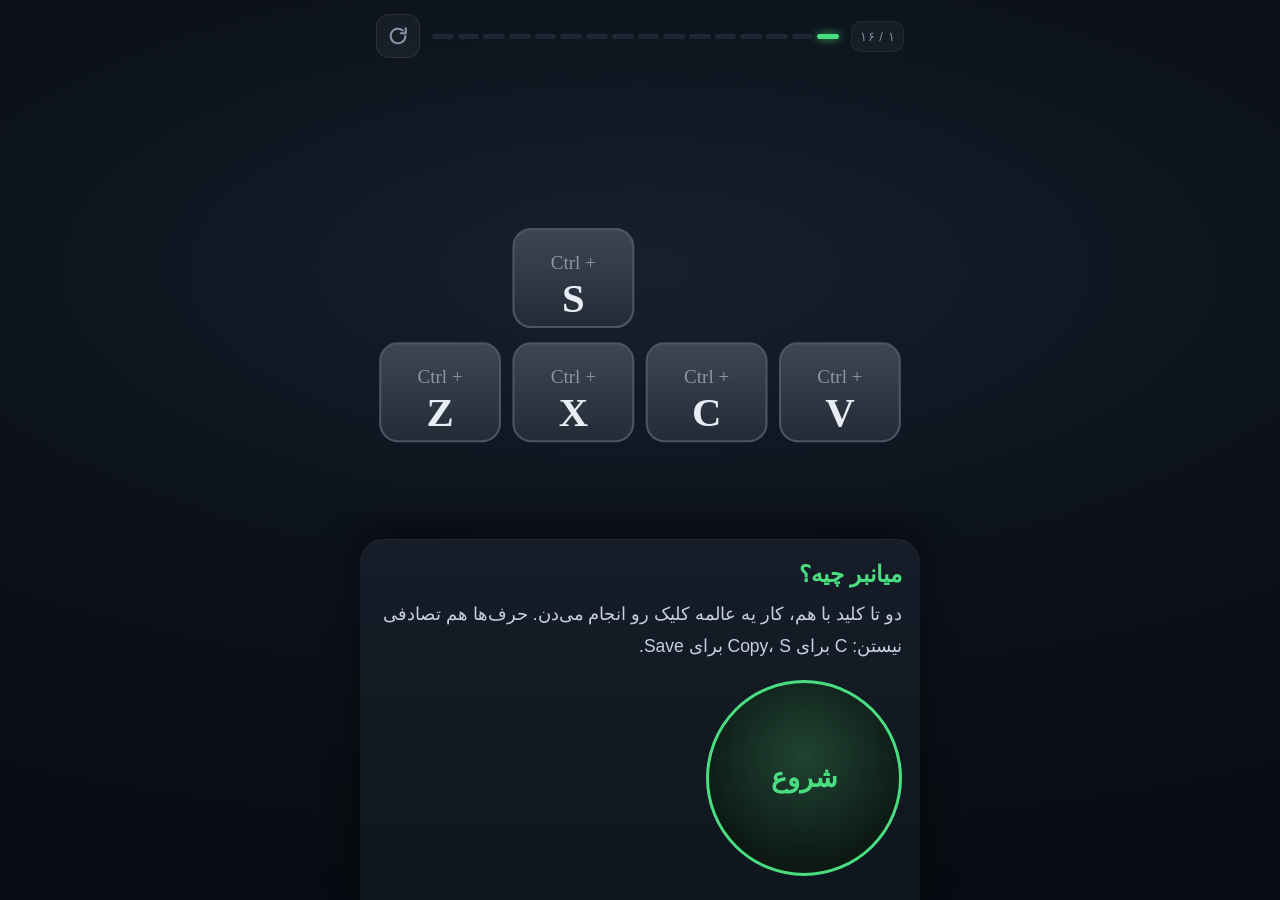
<file: 1-6.html>
<!DOCTYPE html>
<html lang="fa" dir="rtl">
<head>
<meta charset="UTF-8">
<meta name="viewport" content="width=device-width, initial-scale=1.0, maximum-scale=1.0, user-scalable=no, viewport-fit=cover">
<meta name="theme-color" content="#080c12">
<title>میانبرهای مهم — سطح ۱ / جلسه ۵ (۲ از ۲)</title>
<style>
/* ============================================================
   سطح ۱ — جلسه ۵ / بخش ۲ : میانبرهای مهم
   Ctrl + C  کپی
   Ctrl + V  چسباندن
   Ctrl + X  برش
   Ctrl + Z  برگرداندن
   Ctrl + S  ذخیره

   تک‌فایل • آفلاین • بدون تصویر بیرونی
   برای عوض کردن درس‌ها → بخش «محتوای درس‌ها» در پایین فایل
   ============================================================ */

*{
    margin:0;
    padding:0;
    box-sizing:border-box;
    -webkit-tap-highlight-color:transparent;
    user-select:none;
    -webkit-user-select:none;
}

html,body{
    width:100%;
    height:100%;
    overflow:hidden;
    overscroll-behavior:none;
}

body{
    font-family:Tahoma,"Segoe UI",Arial,sans-serif;
    color:#e8edf5;
    direction:rtl;
    background:radial-gradient(ellipse 120% 70% at 50% 30%, #16202e 0%, #0d131c 45%, #080c12 100%);
}

#app{
    height:100dvh;
    height:100vh;
    display:flex;
    flex-direction:column;
    max-width:560px;
    margin:0 auto;
    position:relative;
}

/* =========================
   نوار بالا
   ========================= */

#top{
    flex:0 0 auto;
    padding:14px 16px 4px;
    display:flex;
    align-items:center;
    gap:12px;
}

#counter{
    flex:0 0 auto;
    font-size:13px;
    color:#7d8ba0;
    letter-spacing:.5px;
    min-width:52px;
    text-align:center;
    padding:7px 8px;
    border-radius:10px;
    background:rgba(255,255,255,.04);
    border:1px solid rgba(255,255,255,.06);
}

#dots{
    flex:1;
    display:flex;
    gap:4px;
}

#dots i{
    flex:1;
    height:5px;
    border-radius:3px;
    background:#1e2733;
    transition:background .35s ease, box-shadow .35s ease;
}

#dots i.done{ background:#35845c; }
#dots i.now{
    background:#4ade80;
    box-shadow:0 0 9px rgba(74,222,128,.8);
}

#replay{
    flex:0 0 auto;
    width:44px;
    height:44px;
    border-radius:13px;
    border:1px solid rgba(255,255,255,.08);
    background:rgba(255,255,255,.045);
    color:#8b97a8;
    cursor:pointer;
    display:grid;
    place-items:center;
    padding:0;
    transition:transform .12s ease, background .2s;
}

#replay:active{
    transform:scale(.92);
    background:rgba(255,255,255,.1);
}

/* =========================
   صحنه
   ========================= */

#stage{
    flex:1 1 auto;
    display:flex;
    align-items:center;
    justify-content:center;
    padding:4px 8px 0;
    min-height:170px;
    position:relative;
}

#scene{
    width:100%;
    height:100%;
    touch-action:manipulation;
    overflow:visible;
}

#scene text{ direction:ltr; }

#scene g.part{ transition:opacity .4s ease; }

#scene.focusing g.part{ opacity:.22; }

#scene.focusing g.part.spot{
    opacity:1;
    filter:drop-shadow(0 0 12px rgba(74,222,128,.95));
}

#scene g.part.hit{
    filter:drop-shadow(0 0 16px rgba(74,222,128,1));
}

#scene g.part.hint{
    animation:hintPulse 1.1s ease-in-out infinite;
}

@keyframes hintPulse{
    0%,100%{ opacity:.3; }
    50%{ opacity:1; }
}

/* نمایش نتیجه‌ی میانبر */
#demo g{ opacity:0; transition:opacity .45s ease; }

#scene[data-demo="copy"]  #demo g[data-dm="copy"]  { opacity:1; }
#scene[data-demo="paste"] #demo g[data-dm="paste"] { opacity:1; }
#scene[data-demo="cut"]   #demo g[data-dm="cut"]   { opacity:1; }
#scene[data-demo="undo"]  #demo g[data-dm="undo"]  { opacity:1; }
#scene[data-demo="save"]  #demo g[data-dm="save"]  { opacity:1; }

#spotRing{
    opacity:0;
    transition:opacity .3s ease;
}

#spotRing.show{
    opacity:1;
    animation:ringPulse 1.5s ease-in-out infinite;
}

@keyframes ringPulse{
    0%,100%{ stroke-width:2.5; opacity:.55; }
    50%{ stroke-width:5; opacity:1; }
}

#hintHand{
    opacity:0;
    transition:opacity .3s ease;
    pointer-events:none;
}

#hintHand.show{ opacity:1; }

#hintHand.show #hintBounce{
    animation:bounceY .95s ease-in-out infinite;
}

@keyframes bounceY{
    0%,100%{ transform:translateY(0); }
    50%{ transform:translateY(-7px); }
}

#scene.shake{ animation:shakeIt .42s ease; }

@keyframes shakeIt{
    0%,100%{ transform:translateX(0); }
    18%{ transform:translateX(-8px); }
    38%{ transform:translateX(8px); }
    58%{ transform:translateX(-5px); }
    78%{ transform:translateX(5px); }
}

/* =========================
   پنل پایین
   ========================= */

#panel{
    flex:0 0 auto;
    background:linear-gradient(180deg,#161d28,#10161f);
    border-top:1px solid rgba(255,255,255,.07);
    border-radius:24px 24px 0 0;
    padding:20px 18px 22px;
    padding-bottom:calc(24px + env(safe-area-inset-bottom));
    box-shadow:0 -12px 34px rgba(0,0,0,.45);
    max-height:48vh;
    overflow-y:auto;
    -webkit-overflow-scrolling:touch;
}

#panelInner{ animation:slideUp .34s ease; }

@keyframes slideUp{
    from{ opacity:0; transform:translateY(12px); }
    to{ opacity:1; transform:translateY(0); }
}

#title{
    font-size:23px;
    font-weight:bold;
    color:#4ade80;
    margin-bottom:9px;
    line-height:1.3;
}

#text{
    font-size:17.5px;
    line-height:1.8;
    color:#c6d0de;
    min-height:56px;
}

#actions{
    display:flex;
    gap:10px;
    margin-top:18px;
    flex-wrap:wrap;
    align-content:flex-start;
}

.btn{
    flex:1;
    min-width:104px;
    min-height:64px;
    border-radius:17px;
    background:rgba(255,255,255,.06);
    color:#e8edf5;
    font-family:inherit;
    font-size:18px;
    font-weight:bold;
    cursor:pointer;
    border:1px solid rgba(255,255,255,.09);
    display:flex;
    align-items:center;
    justify-content:center;
    transition:transform .12s ease, background .2s ease;
    padding:8px;
}

.btn:active{
    transform:scale(.955);
    background:rgba(255,255,255,.11);
}

.btn.main{
    background:linear-gradient(180deg,#45c97f,#2e9c5c);
    border-color:#5ee393;
    color:#05200f;
    box-shadow:0 8px 22px rgba(74,222,128,.28);
}

#startBig{
    width:196px;
    height:196px;
    border-radius:50%;
    border:3px solid #4ade80;
    background:radial-gradient(circle at 50% 38%,#204434,#0d1a14 70%);
    color:#4ade80;
    font-family:inherit;
    font-size:27px;
    font-weight:bold;
    cursor:pointer;
    animation:breathe 2.4s ease-in-out infinite;
    transition:transform .12s ease;
}

@keyframes breathe{
    0%,100%{ box-shadow:0 0 32px rgba(74,222,128,.28), inset 0 0 22px rgba(74,222,128,.12); }
    50%{ box-shadow:0 0 62px rgba(74,222,128,.6), inset 0 0 32px rgba(74,222,128,.22); }
}

#startBig:active{ transform:scale(.95); }

/* =========================
   تأیید
   ========================= */

#burst{
    position:fixed;
    inset:0;
    display:none;
    place-items:center;
    pointer-events:none;
    z-index:50;
}

#burst.go{ display:grid; }

#burst .ring{
    width:132px;
    height:132px;
    border-radius:50%;
    border:5px solid #4ade80;
    animation:ringOut .8s cubic-bezier(.2,.7,.3,1) forwards;
}

@keyframes ringOut{
    from{ transform:scale(.32); opacity:.95; }
    to{ transform:scale(3.1); opacity:0; }
}

#burst .ok{
    position:absolute;
    width:86px;
    height:86px;
    filter:drop-shadow(0 0 20px rgba(74,222,128,.95));
    animation:popOk .85s ease-out forwards;
}

#burst .ok path{
    fill:none;
    stroke:#4ade80;
    stroke-width:6;
    stroke-linecap:round;
    stroke-linejoin:round;
    stroke-dasharray:72;
    stroke-dashoffset:72;
    animation:drawCheck .5s ease forwards .05s;
}

@keyframes drawCheck{
    to{ stroke-dashoffset:0; }
}

@keyframes popOk{
    0%{ transform:scale(.3); opacity:0; }
    42%{ transform:scale(1.22); opacity:1; }
    100%{ transform:scale(1); opacity:0; }
}

.star{
    position:fixed;
    width:28px;
    height:28px;
    pointer-events:none;
    z-index:60;
    animation:starFly 1.5s ease-out forwards;
}

@keyframes starFly{
    0%{ transform:translate(0,0) scale(.4); opacity:1; }
    100%{ transform:translate(var(--dx),var(--dy)) scale(1.25); opacity:0; }
}

@media (max-height:700px){
    #title{ font-size:20px; }
    #text{ font-size:15.5px; min-height:46px; line-height:1.7; }
    .btn{ min-height:56px; font-size:16.5px; }
    #startBig{ width:156px; height:156px; font-size:22px; }
    #panel{ padding:16px 16px 18px; }
}
</style>
</head>
<body>

<div id="app">

    <div id="top">
        <div id="counter">۰ / ۰</div>
        <div id="dots"></div>
        <button id="replay" title="دوباره" aria-label="دوباره">
            <svg viewBox="0 0 24 24" width="22" height="22" fill="none" stroke="currentColor"
                 stroke-width="2.2" stroke-linecap="round" stroke-linejoin="round">
                <path d="M20 12a8 8 0 1 1-2.7-6"/>
                <path d="M20.5 3.5V9H15"/>
            </svg>
        </button>
    </div>

    <div id="stage">
        <svg id="scene" viewBox="0 0 400 300" preserveAspectRatio="xMidYMid meet">
            <defs>
                <linearGradient id="gCard" x1="0" y1="0" x2="0" y2="1">
                    <stop offset="0" stop-color="#3d4655"/>
                    <stop offset="1" stop-color="#242b36"/>
                </linearGradient>
            </defs>

            <!-- ============================
                 نمایش نتیجه‌ی میانبر
                 ============================ -->
            <g id="demo">

                <g data-dm="copy">
                    <rect x="182" y="16" width="38" height="48" rx="5" fill="#8ea0b5"/>
                    <rect x="170" y="24" width="38" height="48" rx="5" fill="#eef3f9" stroke="#c6d0dc" stroke-width="1.5"/>
                    <rect x="178" y="34" width="22" height="4" rx="2" fill="#c6d0dc"/>
                    <rect x="178" y="44" width="16" height="4" rx="2" fill="#c6d0dc"/>
                </g>

                <g data-dm="paste">
                    <rect x="172" y="18" width="46" height="56" rx="6" fill="#eef3f9" stroke="#c6d0dc" stroke-width="1.5"/>
                    <rect x="186" y="11" width="18" height="10" rx="3" fill="#8ea0b5"/>
                    <path d="M195 34 L195 56 M187 48 L195 57 L203 48" fill="none"
                          stroke="#4ade80" stroke-width="4" stroke-linecap="round" stroke-linejoin="round"/>
                </g>

                <g data-dm="cut">
                    <rect x="166" y="20" width="42" height="52" rx="6" fill="#eef3f9" stroke="#c6d0dc" stroke-width="1.5"/>
                    <path d="M174 34 L200 34 M174 44 L194 44" stroke="#c6d0dc" stroke-width="3" stroke-linecap="round"/>
                    <path d="M214 46 L242 46 M234 37 L243 46 L234 55" fill="none"
                          stroke="#ffb454" stroke-width="4" stroke-linecap="round" stroke-linejoin="round"/>
                </g>

                <g data-dm="undo">
                    <path d="M236 62 C236 32 204 22 180 36" fill="none"
                          stroke="#4ade80" stroke-width="5" stroke-linecap="round"/>
                    <path d="M180 36 L195 31 M180 36 L189 49" fill="none"
                          stroke="#4ade80" stroke-width="5" stroke-linecap="round" stroke-linejoin="round"/>
                </g>

                <g data-dm="save">
                    <rect x="164" y="20" width="46" height="52" rx="6" fill="#eef3f9" stroke="#c6d0dc" stroke-width="1.5"/>
                    <rect x="174" y="28" width="26" height="14" rx="2" fill="#c6d0dc"/>
                    <path d="M220 44 L230 56 L250 32" fill="none"
                          stroke="#4ade80" stroke-width="5" stroke-linecap="round" stroke-linejoin="round"/>
                </g>

            </g>

            <!-- کارت‌های میانبر — با جاوااسکریپت ساخته می‌شوند -->
            <g id="cards"></g>

            <ellipse id="spotRing" cx="0" cy="0" rx="0" ry="0"
                     fill="none" stroke="#4ade80" stroke-width="3" stroke-dasharray="10 8"
                     stroke-linecap="round"/>

            <g id="hintHand">
                <g id="hintBounce">
                    <circle cx="0" cy="-16" r="13" fill="none" stroke="#4ade80" stroke-width="2.6" opacity=".5"/>
                    <circle cx="0" cy="-16" r="4" fill="#4ade80" opacity=".85"/>
                    <path d="M0 -3 L0 15" stroke="#4ade80" stroke-width="3.4" stroke-linecap="round"/>
                    <path d="M-8.5 6.5 L0 17 L8.5 6.5" fill="none" stroke="#4ade80"
                          stroke-width="3.4" stroke-linecap="round" stroke-linejoin="round"/>
                </g>
            </g>
        </svg>
    </div>

    <div id="panel">
        <div id="panelInner">
            <div id="title"></div>
            <div id="text"></div>
            <div id="actions"></div>
        </div>
    </div>

</div>

<div id="burst"></div>

<script>
/* ============================================================
   ۱) محتوای درس‌ها
   ============================================================ */

var PARTS = {
    copy:  ['کپی',       'Ctrl + C — هر چیزی رو انتخاب کردی، کپی می‌کنه.'],
    paste: ['چسباندن',   'Ctrl + V — اون چیزی که کپی کردی رو اینجا می‌چسبونه.'],
    cut:   ['برش',       'Ctrl + X — مثل کپیه، ولی اصلش رو هم برمی‌داره.'],
    undo:  ['برگرداندن', 'Ctrl + Z — اشتباه کردی؟ این همه‌چیز رو برمی‌گردونه.'],
    save:  ['ذخیره',     'Ctrl + S — کارت رو نگه می‌داره. هر چند دقیقه بزنش.']
};

/* کارت‌ها — مثل چیدمان واقعی کیبورد:
   Z X C V روی ردیف پایین، S روی ردیف وسط */
var CARDS = [
    { id:'undo',  letter:'Z', x:9,   y:180 },
    { id:'cut',   letter:'X', x:107, y:180 },
    { id:'copy',  letter:'C', x:205, y:180 },
    { id:'paste', letter:'V', x:303, y:180 },
    { id:'save',  letter:'S', x:107, y:96  }
];

/* ترتیب درس‌ها */
var LESSON = [
    { t:'intro' },

    { t:'teach', part:'copy'  },
    { t:'teach', part:'paste' },
    { t:'teach', part:'cut'   },
    { t:'teach', part:'undo'  },
    { t:'teach', part:'save'  },

    { t:'find',  part:'copy',  ask:'میانبر کپی کدومه؟'        },
    { t:'find',  part:'paste', ask:'میانبر چسباندن کدومه؟'    },
    { t:'find',  part:'cut',   ask:'میانبر برش کدومه؟'        },
    { t:'find',  part:'undo',  ask:'میانبر برگرداندن کدومه؟'  },
    { t:'find',  part:'save',  ask:'میانبر ذخیره کدومه؟'      },

    { t:'name',  part:'copy'  },
    { t:'name',  part:'undo'  },
    { t:'name',  part:'save'  },
    { t:'name',  part:'cut'   },

    { t:'chain', parts:['copy','paste','undo','save','cut'] }
];

/* ============================================================
   ۲) ساخت کارت‌ها
   ============================================================ */

function cardSvg(c){
    var cx = c.x + 44;
    var s = '';
    s += '<g data-part="' + c.id + '" class="part">';
    s += '<rect x="' + c.x + '" y="' + c.y + '" width="88" height="72" rx="13" ' +
         'fill="url(#gCard)" stroke="#4a5462" stroke-width="1.6"/>';
    s += '<text x="' + cx + '" y="' + (c.y + 29) + '" text-anchor="middle" font-size="14" ' +
         'font-family="Tahoma" fill="#8b97a8">Ctrl +</text>';
    s += '<text x="' + cx + '" y="' + (c.y + 61) + '" text-anchor="middle" font-size="30" ' +
         'font-weight="bold" font-family="Tahoma" fill="#e8edf5">' + c.letter + '</text>';
    s += '<rect x="' + (c.x - 4) + '" y="' + (c.y - 4) + '" width="96" height="80" rx="16" ' +
         'fill="transparent" pointer-events="all"/>';
    s += '</g>';
    return s;
}

function buildCards(){
    var out = '';
    for(var k=0;k<CARDS.length;k++){
        out += cardSvg(CARDS[k]);
    }
    document.getElementById('cards').innerHTML = out;
}

/* ============================================================
   ۳) موتور برنامه
   ============================================================ */

var scene    = document.getElementById('scene');
var cards    = document.getElementById('cards');
var dotsEl   = document.getElementById('dots');
var countEl  = document.getElementById('counter');
var replayEl = document.getElementById('replay');
var titleEl  = document.getElementById('title');
var textEl   = document.getElementById('text');
var actEl    = document.getElementById('actions');
var burstEl  = document.getElementById('burst');
var panelIn  = document.getElementById('panelInner');
var handEl   = document.getElementById('hintHand');
var ringEl   = document.getElementById('spotRing');

var i = 0;
var chainIdx = 0;
var wrongCount = 0;
var lock = false;

var FA = ['۰','۱','۲','۳','۴','۵','۶','۷','۸','۹'];

function fa(n){
    return String(n).replace(/[0-9]/g, function(d){ return FA[+d]; });
}

function vibrate(p){
    if(navigator.vibrate){ try{ navigator.vibrate(p); }catch(e){} }
}

function findPart(node){
    while(node && node !== scene){
        if(node.getAttribute && node.getAttribute('data-part')){
            return node;
        }
        node = node.parentNode;
    }
    return null;
}

function partEl(name){
    return cards.querySelector('[data-part="' + name + '"]');
}

function clearMarks(){
    var all = cards.querySelectorAll('.part');
    for(var k=0;k<all.length;k++){
        all[k].classList.remove('spot','hit','hint');
    }
    scene.classList.remove('focusing','shake');
    handEl.classList.remove('show');
    ringEl.classList.remove('show');
}

function showRing(part){
    var el = partEl(part);
    ringEl.setAttribute('cx', 200);
    ringEl.setAttribute('cy', 200);
    ringEl.setAttribute('rx', 0);
    ringEl.setAttribute('ry', 0);
    if(el){
        var b = el.getBBox();
        ringEl.setAttribute('cx', b.x + b.width / 2);
        ringEl.setAttribute('cy', b.y + b.height / 2);
        ringEl.setAttribute('rx', b.width / 2 + 9);
        ringEl.setAttribute('ry', b.height / 2 + 9);
    }
    ringEl.classList.add('show');
}

function showHand(part){
    var el = partEl(part);
    if(!el || !el.getBBox) return;
    var b = el.getBBox();
    handEl.setAttribute('transform','translate(' + (b.x + b.width / 2).toFixed(1) + ',' + (b.y - 8).toFixed(1) + ')');
    handEl.classList.add('show');
}

function showBurst(){
    burstEl.innerHTML =
        '<div class="ring"></div>' +
        '<svg class="ok" viewBox="0 0 64 64">' +
        '<path d="M13 33 L26 46 L51 18"/></svg>';
    burstEl.classList.add('go');
    setTimeout(function(){
        burstEl.classList.remove('go');
        burstEl.innerHTML = '';
    }, 850);
}

function stars(){
    for(var k=0;k<16;k++){
        (function(){
            var s = document.createElement('div');
            s.className = 'star';
            s.innerHTML = '<svg viewBox="0 0 24 24" width="28" height="28">' +
                          '<path d="M12 2.2l2.95 6.05 6.65.95-4.8 4.7 1.15 6.65L12 17.4l-5.95 3.15L7.2 13.9 2.4 9.2l6.65-.95z" ' +
                          'fill="#ffd257"/></svg>';
            s.style.left = (20 + Math.random()*60) + '%';
            s.style.top  = (28 + Math.random()*25) + '%';
            s.style.setProperty('--dx', (Math.random()*300 - 150) + 'px');
            s.style.setProperty('--dy', (Math.random()*-320 - 60) + 'px');
            document.body.appendChild(s);
            setTimeout(function(){ s.remove(); }, 1600);
        })();
    }
}

function setButtons(list){
    actEl.innerHTML = '';
    for(var k=0;k<list.length;k++){
        (function(item){
            var b = document.createElement('button');
            b.className = 'btn' + (item.cls ? ' ' + item.cls : '');
            b.textContent = item.label;
            b.onclick = item.onClick;
            actEl.appendChild(b);
        })(list[k]);
    }
}

function replayAnim(){
    panelIn.style.animation = 'none';
    void panelIn.offsetWidth;
    panelIn.style.animation = '';
}

/* ---------------- نمایش مرحله ---------------- */

function render(){
    var s = LESSON[i];
    lock = false;
    wrongCount = 0;
    chainIdx = 0;
    clearMarks();
    replayAnim();
    scene.setAttribute('data-demo','');

    var html = '';
    for(var k=0;k<LESSON.length;k++){
        html += '<i class="' + (k < i ? 'done' : (k === i ? 'now' : '')) + '"></i>';
    }
    dotsEl.innerHTML = html;
    countEl.textContent = fa(i + 1) + ' / ' + fa(LESSON.length);

    /* ---------- ورود ---------- */
    if(s.t === 'intro'){
        titleEl.textContent = 'میانبر چیه؟';
        textEl.textContent  = 'دو تا کلید با هم، کار یه عالمه کلیک رو انجام می‌دن. ' +
                              'حرف‌ها هم تصادفی نیستن: C برای Copy، S برای Save.';
        actEl.innerHTML = '';
        var big = document.createElement('button');
        big.id = 'startBig';
        big.textContent = 'شروع';
        big.onclick = next;
        actEl.appendChild(big);
        return;
    }

    /* ---------- معرفی میانبر ---------- */
    if(s.t === 'teach'){
        scene.classList.add('focusing');
        partEl(s.part).classList.add('spot');
        scene.setAttribute('data-demo', s.part);
        showRing(s.part);
        titleEl.textContent = PARTS[s.part][0];
        textEl.textContent  = PARTS[s.part][1];
        setButtons([{ label:'بعدی', cls:'main', onClick:next }]);
        return;
    }

    /* ---------- پیدا کن ---------- */
    if(s.t === 'find'){
        /* نمایش نتیجه پنهان می‌ماند، وگرنه جواب لو می‌رود */
        titleEl.textContent = 'پیدا کن';
        textEl.textContent  = s.ask;
        setButtons([]);
        return;
    }

    /* ---------- این چیکار می‌کنه؟ ---------- */
    if(s.t === 'name'){
        scene.classList.add('focusing');
        partEl(s.part).classList.add('spot');
        scene.setAttribute('data-demo', s.part);
        showRing(s.part);
        titleEl.textContent = 'این چیکار می‌کنه؟';
        textEl.textContent  = 'روی جواب درست بزن.';

        var others = [];
        for(var key in PARTS){
            if(key !== s.part){ others.push(key); }
        }
        others.sort(function(){ return Math.random() - 0.5; });

        var choices = [s.part, others[0], others[1]];
        choices.sort(function(){ return Math.random() - 0.5; });

        var list = [];
        for(var c=0;c<choices.length;c++){
            (function(name){
                list.push({
                    label: PARTS[name][0],
                    onClick: function(){
                        if(name === s.part){ correct(partEl(name)); }
                        else { wrongAnswer(); }
                    }
                });
            })(choices[c]);
        }
        setButtons(list);
        return;
    }

    /* ---------- زنجیره‌ی پایانی ---------- */
    if(s.t === 'chain'){
        renderChain();
        return;
    }
}

function renderChain(){
    var s = LESSON[i];
    var want = s.parts[chainIdx];
    clearMarks();
    titleEl.textContent = 'نشونم بده';
    textEl.textContent  = PARTS[want][0] + ' کدومه؟   (' +
                          fa(chainIdx + 1) + ' از ' + fa(s.parts.length) + ')';
    setButtons([]);
}

function next(){
    if(i < LESSON.length - 1){
        i++;
        render();
    }
}

function correct(el){
    if(lock) return;
    lock = true;
    if(el){ el.classList.add('hit'); }
    handEl.classList.remove('show');
    vibrate([35, 40, 35]);
    showBurst();

    setTimeout(function(){
        var s = LESSON[i];

        if(s.t === 'chain'){
            if(chainIdx < s.parts.length - 1){
                chainIdx++;
                lock = false;
                renderChain();
            } else {
                stars();
                titleEl.textContent = 'آفرین!';
                textEl.textContent  = 'پنج میانبر مهم رو یاد گرفتی. حالا روی کیبورد واقعی هم امتحان کن.';
                setButtons([{ label:'از اول', cls:'main', onClick: function(){ i = 0; render(); } }]);
            }
            return;
        }

        if(i < LESSON.length - 1){ i++; render(); }
        else { lock = false; }
    }, 880);
}

function wrongAnswer(){
    if(lock) return;
    wrongCount++;
    vibrate(60);
    scene.classList.add('shake');
    setTimeout(function(){ scene.classList.remove('shake'); }, 440);
    textEl.textContent = 'این یکی نه. یه بار دیگه.';

    var s = LESSON[i];
    var want = s.t === 'chain' ? s.parts[chainIdx] : s.part;

    if(wrongCount >= 2 && want){
        partEl(want).classList.add('hint');
        showHand(want);
        if(s.t !== 'chain'){ showRing(want); }
    }
}

/* ---------------- کلیک روی کارت‌ها ---------------- */

cards.addEventListener('click', function(e){
    if(lock) return;
    var g = findPart(e.target);
    if(!g) return;
    var tapped = g.getAttribute('data-part');
    var s = LESSON[i];

    if(s.t === 'find'){
        if(tapped === s.part){ correct(g); } else { wrongAnswer(); }
    }
    else if(s.t === 'chain'){
        if(tapped === s.parts[chainIdx]){ correct(g); } else { wrongAnswer(); }
    }
});

replayEl.onclick = function(){
    vibrate(20);
    render();
};

/* ---------------- جلوگیری از زوم ---------------- */

document.addEventListener('gesturestart', function(e){ e.preventDefault(); });
document.addEventListener('touchmove', function(e){
    if(e.touches.length > 1){ e.preventDefault(); }
}, { passive:false });
document.addEventListener('dblclick', function(e){ e.preventDefault(); }, { passive:false });

/* ---------------- شروع ---------------- */

buildCards();
render();
</script>

</body>
</html>
</file>
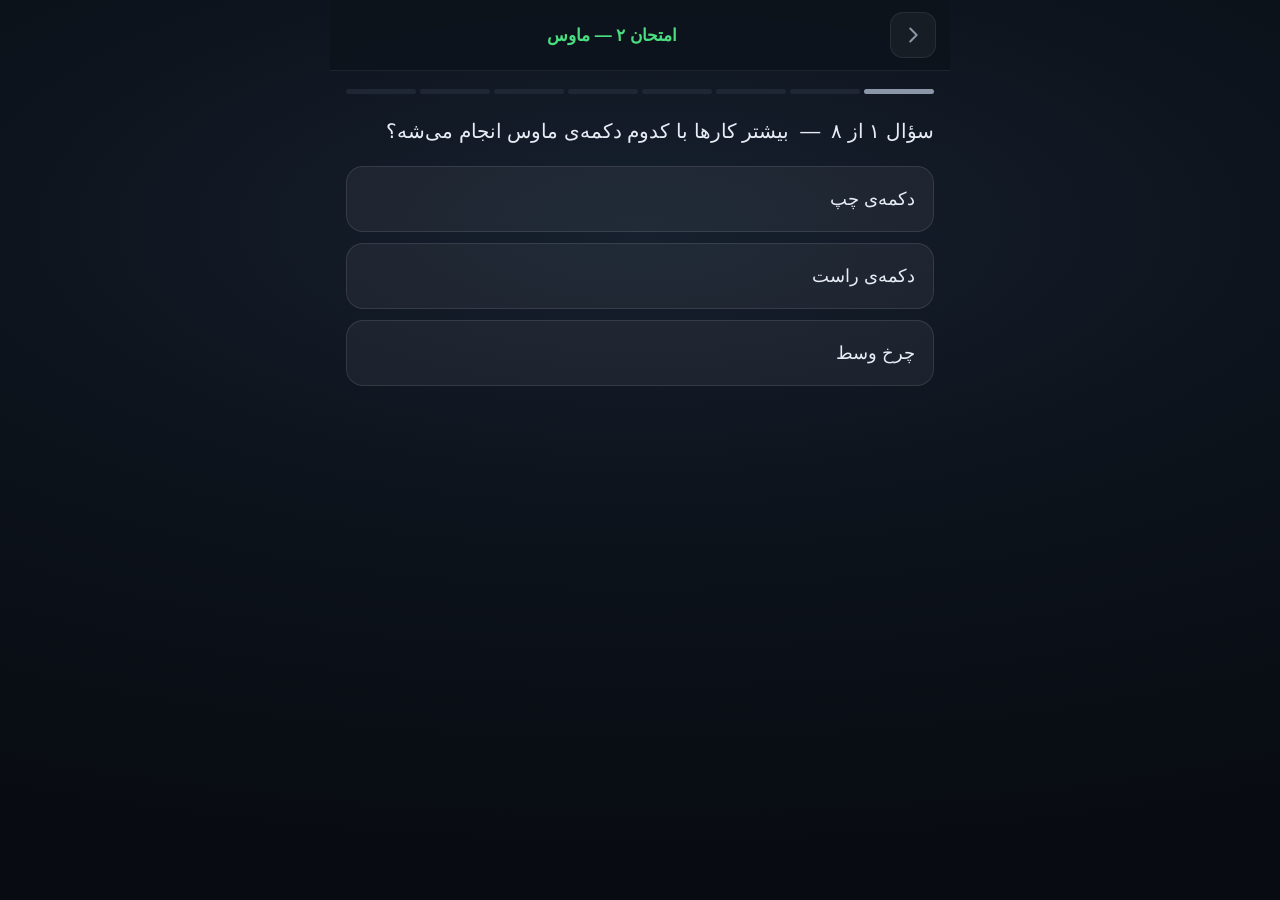
<file: e-1.html>
<!DOCTYPE html>
<html lang="fa" dir="rtl">
<head>
<meta charset="UTF-8">
<meta name="viewport" content="width=device-width, initial-scale=1.0, maximum-scale=1.0, user-scalable=no, viewport-fit=cover">
<meta name="theme-color" content="#080c12">
<meta name="mobile-web-app-capable" content="yes">
<meta name="apple-mobile-web-app-title" content="کامی">
<title>امتحان ۲ — ماوس</title>
<link rel="manifest" href="manifest.json">
<link rel="icon" href="icon-192.png">
<link rel="stylesheet" href="exam.css">
</head>
<body>

<div id="app"></div>

<script>
/* ============================================================
   امتحان ۲ — ماوس
   ============================================================ */

window.EXAM = {
    no: 2,
    title: 'امتحان ۲ — ماوس',
    qs: [
        { cap:'', q:'بیشتر کارها با کدوم دکمه‌ی ماوس انجام می‌شه؟',
          opts:['دکمه‌ی چپ','دکمه‌ی راست','چرخ وسط'], a:0 },

        { cap:'', q:'کدوم دکمه یک منو باز می‌کنه؟',
          opts:['دکمه‌ی چپ','دکمه‌ی راست','چرخ وسط'], a:1 },

        { cap:'', q:'صفحه رو با کدوم قسمت بالا و پایین می‌بری؟',
          opts:['چرخ وسط','دکمه‌ی چپ','دکمه‌ی راست'], a:0 },

        { cap:'', q:'ماوس با کدوم قسمت می‌فهمه کجا می‌ری؟',
          opts:['دکمه‌ها','سنسور','چرخ'], a:1 },

        { cap:'', q:'سنسور ماوس کجاست؟',
          opts:['زیر ماوس','روی ماوس','کنار چرخ'], a:0 },

        { cap:'', q:'برای باز کردن یک برنامه چند بار پشت سر هم کلیک می‌کنی؟',
          opts:['یک بار','دو بار','سه بار'], a:1 },

        { cap:'', q:'دکمه‌ی چپ رو با کدوم انگشت می‌زنی؟',
          opts:['انگشت اشاره','انگشت وسط','انگشت کوچک'], a:0 },

        { cap:'', q:'برای انتخاب یک فایل، اول چه کار می‌کنی؟',
          opts:['روی آن کلیک می‌کنی','پاکش می‌کنی','جایش را عوض می‌کنی'], a:0 }
    ]
};
</script>
<script src="exam.js"></script>

</body>
</html>
</file>
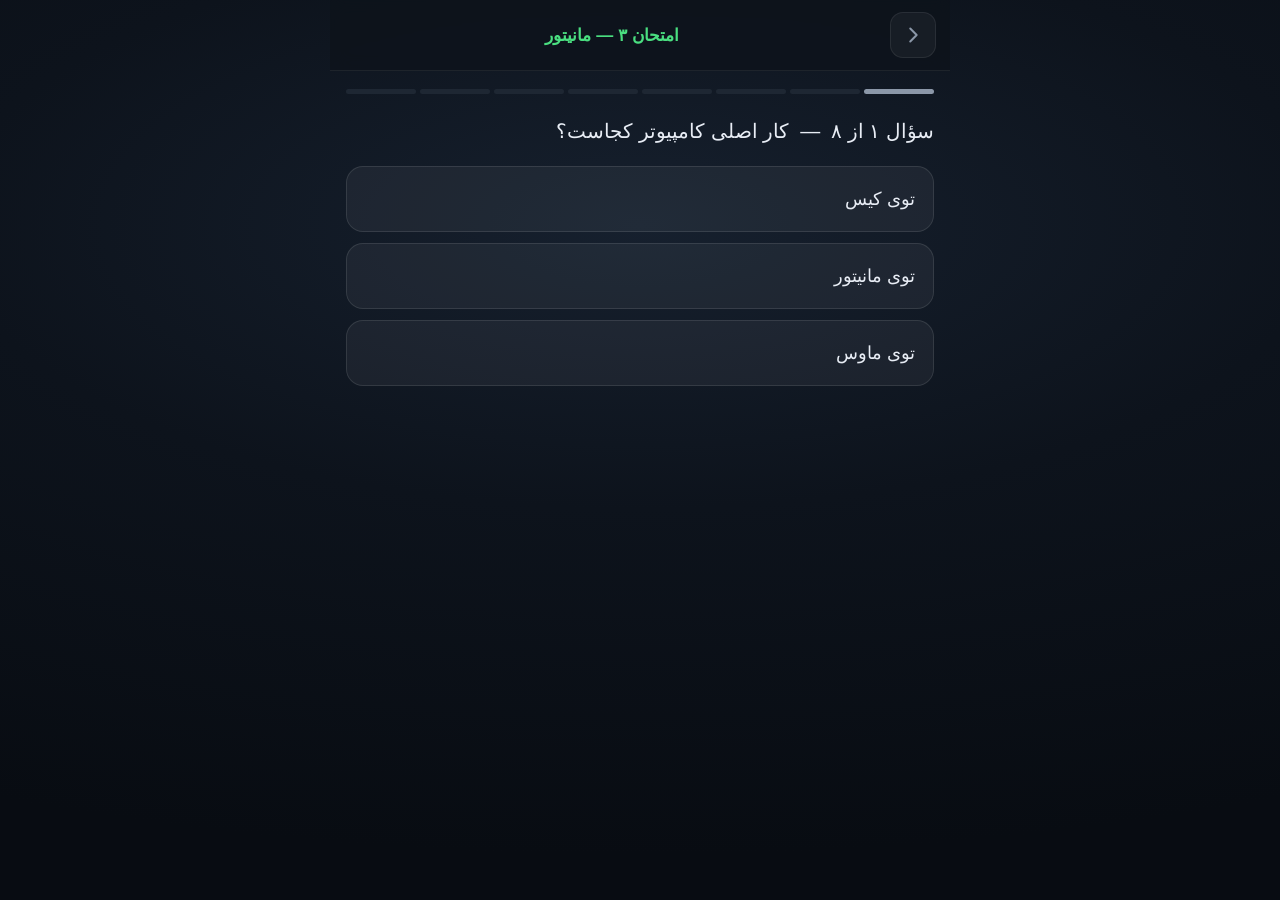
<file: e-2.html>
<!DOCTYPE html>
<html lang="fa" dir="rtl">
<head>
<meta charset="UTF-8">
<meta name="viewport" content="width=device-width, initial-scale=1.0, maximum-scale=1.0, user-scalable=no, viewport-fit=cover">
<meta name="theme-color" content="#080c12">
<meta name="mobile-web-app-capable" content="yes">
<meta name="apple-mobile-web-app-title" content="کامی">
<title>امتحان ۳ — مانیتور</title>
<link rel="manifest" href="manifest.json">
<link rel="icon" href="icon-192.png">
<link rel="stylesheet" href="exam.css">
</head>
<body>

<div id="app"></div>

<script>
/* ============================================================
   امتحان ۳ — مانیتور
   ============================================================ */

window.EXAM = {
    no: 3,
    title: 'امتحان ۳ — مانیتور',
    qs: [
        { cap:'', q:'کار اصلی کامپیوتر کجاست؟',
          opts:['توی کیس','توی مانیتور','توی ماوس'], a:0 },

        { cap:'', q:'مانیتور چه کاری می‌کنه؟',
          opts:['کارها را انجام می‌ده','نتیجه را نشان می‌ده','حرف می‌نویسد'], a:1 },

        { cap:'', q:'مانیتور خودش دکمه‌ی پاور دارد؟',
          opts:['بله، جدا از کیس','نه، فقط کیس دارد','فقط لپ‌تاپ دارد'], a:0 },

        { cap:'', q:'وقتی مانیتور روشنه، چراغش چه رنگی می‌شه؟',
          opts:['سبز','قرمز','آبی'], a:0 },

        { cap:'', q:'روشنایی صفحه رو با چی کم و زیاد می‌کنی؟',
          opts:['دکمه‌های تنظیم','چرخ ماوس','دکمه‌ی ریستارت'], a:0 },

        { cap:'', q:'کابل تصویر از کجا میاد؟',
          opts:['از کیس','از برق','از هدفون'], a:0 },

        { cap:'', q:'پایه‌ی مانیتور چه کاری می‌کنه؟',
          opts:['نگهش می‌دارد','روشنش می‌کند','تصویر می‌دهد'], a:0 },

        { cap:'', q:'کیس روشن است ولی مانیتور خاموش — چه می‌بینی؟',
          opts:['صفحه‌ی سیاه','دسکتاپ','پیام خطا'], a:0 }
    ]
};
</script>
<script src="exam.js"></script>

</body>
</html>
</file>
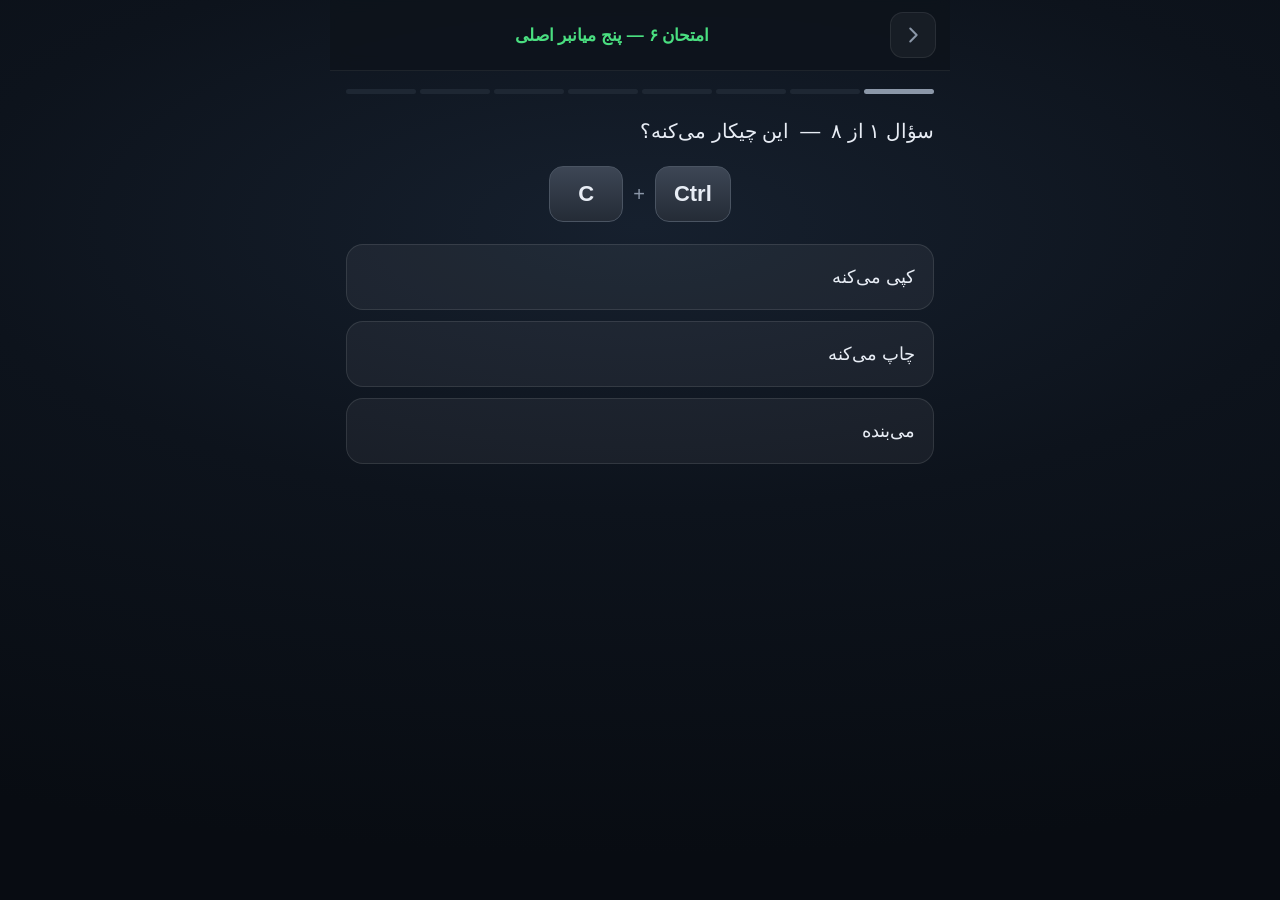
<file: e-6.html>
<!DOCTYPE html>
<html lang="fa" dir="rtl">
<head>
<meta charset="UTF-8">
<meta name="viewport" content="width=device-width, initial-scale=1.0, maximum-scale=1.0, user-scalable=no, viewport-fit=cover">
<meta name="theme-color" content="#080c12">
<meta name="mobile-web-app-capable" content="yes">
<meta name="apple-mobile-web-app-title" content="کامی">
<title>امتحان ۶ — پنج میانبر اصلی</title>
<link rel="manifest" href="manifest.json">
<link rel="icon" href="icon-192.png">
<link rel="stylesheet" href="exam.css">
</head>
<body>

<div id="app"></div>

<script>
/* ============================================================
   امتحان ۶ — پنج میانبر اصلی
   ============================================================ */

window.EXAM = {
    no: 6,
    title: 'امتحان ۶ — پنج میانبر اصلی',
    qs: [
        { cap:'Ctrl + C', q:'این چیکار می‌کنه؟',
          opts:['کپی می‌کنه','چاپ می‌کنه','می‌بنده'], a:0 },

        { cap:'Ctrl + V', q:'این چیکار می‌کنه؟',
          opts:['ذخیره می‌کنه','می‌چسبونه','برمی‌گردونه'], a:1 },

        { cap:'Ctrl + X', q:'این چیکار می‌کنه؟',
          opts:['برش می‌ده','کپی می‌کنه','جستجو می‌کنه'], a:0 },

        { cap:'Ctrl + Z', q:'این چیکار می‌کنه؟',
          opts:['تازه‌سازی می‌کنه','برمی‌گردونه','ذخیره می‌کنه'], a:1 },

        { cap:'Ctrl + S', q:'این چیکار می‌کنه؟',
          opts:['ذخیره می‌کنه','چاپ می‌کنه','پاک می‌کنه'], a:0 },

        { cap:'', q:'اشتباه کردی — کدوم میانبر نجاتت می‌ده؟',
          opts:['Ctrl + Z','Ctrl + S','Ctrl + C'], a:0 },

        { cap:'', q:'کدوم میانبر رو باید هر چند دقیقه بزنی؟',
          opts:['Ctrl + S','Ctrl + X','Ctrl + V'], a:0 },

        { cap:'', q:'Ctrl + X چه فرقی با Ctrl + C داره؟',
          opts:['اصل را هم برمی‌داره','فقط کپی می‌کنه','چاپ می‌کنه'], a:0 }
    ]
};
</script>
<script src="exam.js"></script>

</body>
</html>
</file>
<file: exam.css>
/* ============================================================
   exam.css  —  استایل مشترک همه‌ی امتحان‌ها (e-1 تا e-9)
   این فایل را دست نزن، مگر بخواهی ظاهر را عوض کنی.
   ============================================================ */

*{
    margin:0;
    padding:0;
    box-sizing:border-box;
    -webkit-tap-highlight-color:transparent;
    user-select:none;
    -webkit-user-select:none;
}

html,body{
    width:100%;
    height:100%;
    overflow:hidden;
    overscroll-behavior:none;
}

body{
    font-family:Tahoma,"Segoe UI",Arial,sans-serif;
    color:#e8edf5;
    direction:rtl;
    background:radial-gradient(ellipse 120% 70% at 50% 25%, #16202e 0%, #0d131c 45%, #080c12 100%);
}

#app{
    height:100dvh;
    height:100vh;
    max-width:620px;
    margin:0 auto;
    display:flex;
    flex-direction:column;
    position:relative;
}

/* =========================
   نوار بالا
   ========================= */

.bar{
    flex:0 0 auto;
    display:flex;
    align-items:center;
    gap:10px;
    padding:12px 14px;
    border-bottom:1px solid rgba(255,255,255,.07);
    background:rgba(13,19,28,.85);
    backdrop-filter:blur(8px);
}

.bar .t{
    flex:1;
    font-size:17px;
    font-weight:bold;
    color:#4ade80;
    text-align:center;
    overflow:hidden;
    text-overflow:ellipsis;
    white-space:nowrap;
}

.ic{
    flex:0 0 auto;
    width:46px;
    height:46px;
    border-radius:13px;
    border:1px solid rgba(255,255,255,.08);
    background:rgba(255,255,255,.045);
    color:#8b97a8;
    cursor:pointer;
    display:grid;
    place-items:center;
    padding:0;
    transition:transform .12s ease, background .2s;
}

.ic:active{ transform:scale(.92); background:rgba(255,255,255,.1); }

/* =========================
   بدنه
   ========================= */

#body{
    flex:1;
    overflow-y:auto;
    -webkit-overflow-scrolling:touch;
    padding:18px 16px 30px;
}

#qProg{
    display:flex;
    gap:4px;
    margin-bottom:20px;
    flex-wrap:wrap;
}

#qProg i{
    flex:1;
    min-width:8px;
    height:5px;
    border-radius:3px;
    background:#1e2733;
}

#qProg i.ok{ background:#4ade80; }
#qProg i.no{ background:#e0825f; }
#qProg i.now{ background:#8b97a8; }

#qText{
    font-size:20px;
    line-height:1.7;
    margin-bottom:18px;
    color:#e8edf5;
}

.caps{
    display:flex;
    gap:10px;
    justify-content:center;
    align-items:center;
    margin-bottom:22px;
    flex-wrap:wrap;
}

.cap{
    display:inline-grid;
    place-items:center;
    min-width:74px;
    padding:14px 18px;
    border-radius:14px;
    background:linear-gradient(180deg,#3d4655,#242b36);
    border:1px solid #4a5462;
    font-size:22px;
    font-weight:bold;
    color:#e8edf5;
    direction:ltr;
}

.plus{ font-size:20px; color:#8b97a8; }

.opt{
    display:block;
    width:100%;
    text-align:right;
    min-height:66px;
    border-radius:17px;
    border:1.5px solid rgba(255,255,255,.1);
    background:rgba(255,255,255,.05);
    color:#e8edf5;
    font-family:inherit;
    font-size:18px;
    padding:16px 18px;
    margin-bottom:11px;
    cursor:pointer;
    transition:transform .12s ease, background .2s, border-color .2s;
}

.opt:active{ transform:scale(.98); }

.opt.good{ background:rgba(74,222,128,.18); border-color:#4ade80; color:#c9ffe0; }
.opt.bad{ background:rgba(224,130,95,.14); border-color:#e0825f; color:#ffd9c9; }
.opt.dim{ opacity:.4; }

/* =========================
   نتیجه
   ========================= */

#scoreBig{
    font-size:52px;
    font-weight:bold;
    color:#4ade80;
    text-align:center;
    margin:10px 0 6px;
}

#scoreSub{
    text-align:center;
    font-size:17px;
    color:#c6d0de;
    margin-bottom:24px;
}

.wrongList{
    background:rgba(224,130,95,.08);
    border:1px solid rgba(224,130,95,.25);
    border-radius:16px;
    padding:14px 16px;
    margin-bottom:18px;
}

.wrongList h3{
    font-size:15px;
    color:#e0825f;
    margin-bottom:10px;
    font-weight:bold;
}

.wrongList div{
    font-size:14.5px;
    color:#c6d0de;
    line-height:1.9;
}

.btn{
    border:none;
    border-radius:17px;
    background:rgba(255,255,255,.06);
    color:#e8edf5;
    font-family:inherit;
    font-size:18px;
    font-weight:bold;
    cursor:pointer;
    border:1px solid rgba(255,255,255,.09);
    padding:14px 18px;
    min-height:60px;
    width:100%;
    margin-top:11px;
    transition:transform .12s ease, background .2s;
}

.btn:active{ transform:scale(.96); background:rgba(255,255,255,.11); }

.btn.main{
    background:linear-gradient(180deg,#45c97f,#2e9c5c);
    border-color:#5ee393;
    color:#05200f;
    box-shadow:0 8px 22px rgba(74,222,128,.28);
}

#sendMsg{
    text-align:center;
    font-size:14px;
    margin-top:12px;
    min-height:22px;
    color:#8b97a8;
    line-height:1.7;
}

.big-note{
    text-align:center;
    padding:60px 24px;
    color:#8b97a8;
    font-size:17px;
    line-height:2.2;
}

.big-note b{ color:#4ade80; }

@media (max-height:700px){
    #qText{ font-size:18px; }
    .opt{ min-height:60px; font-size:17px; }
    #scoreBig{ font-size:44px; }
    .cap{ min-width:66px; font-size:20px; padding:12px 15px; }
}
</file>
